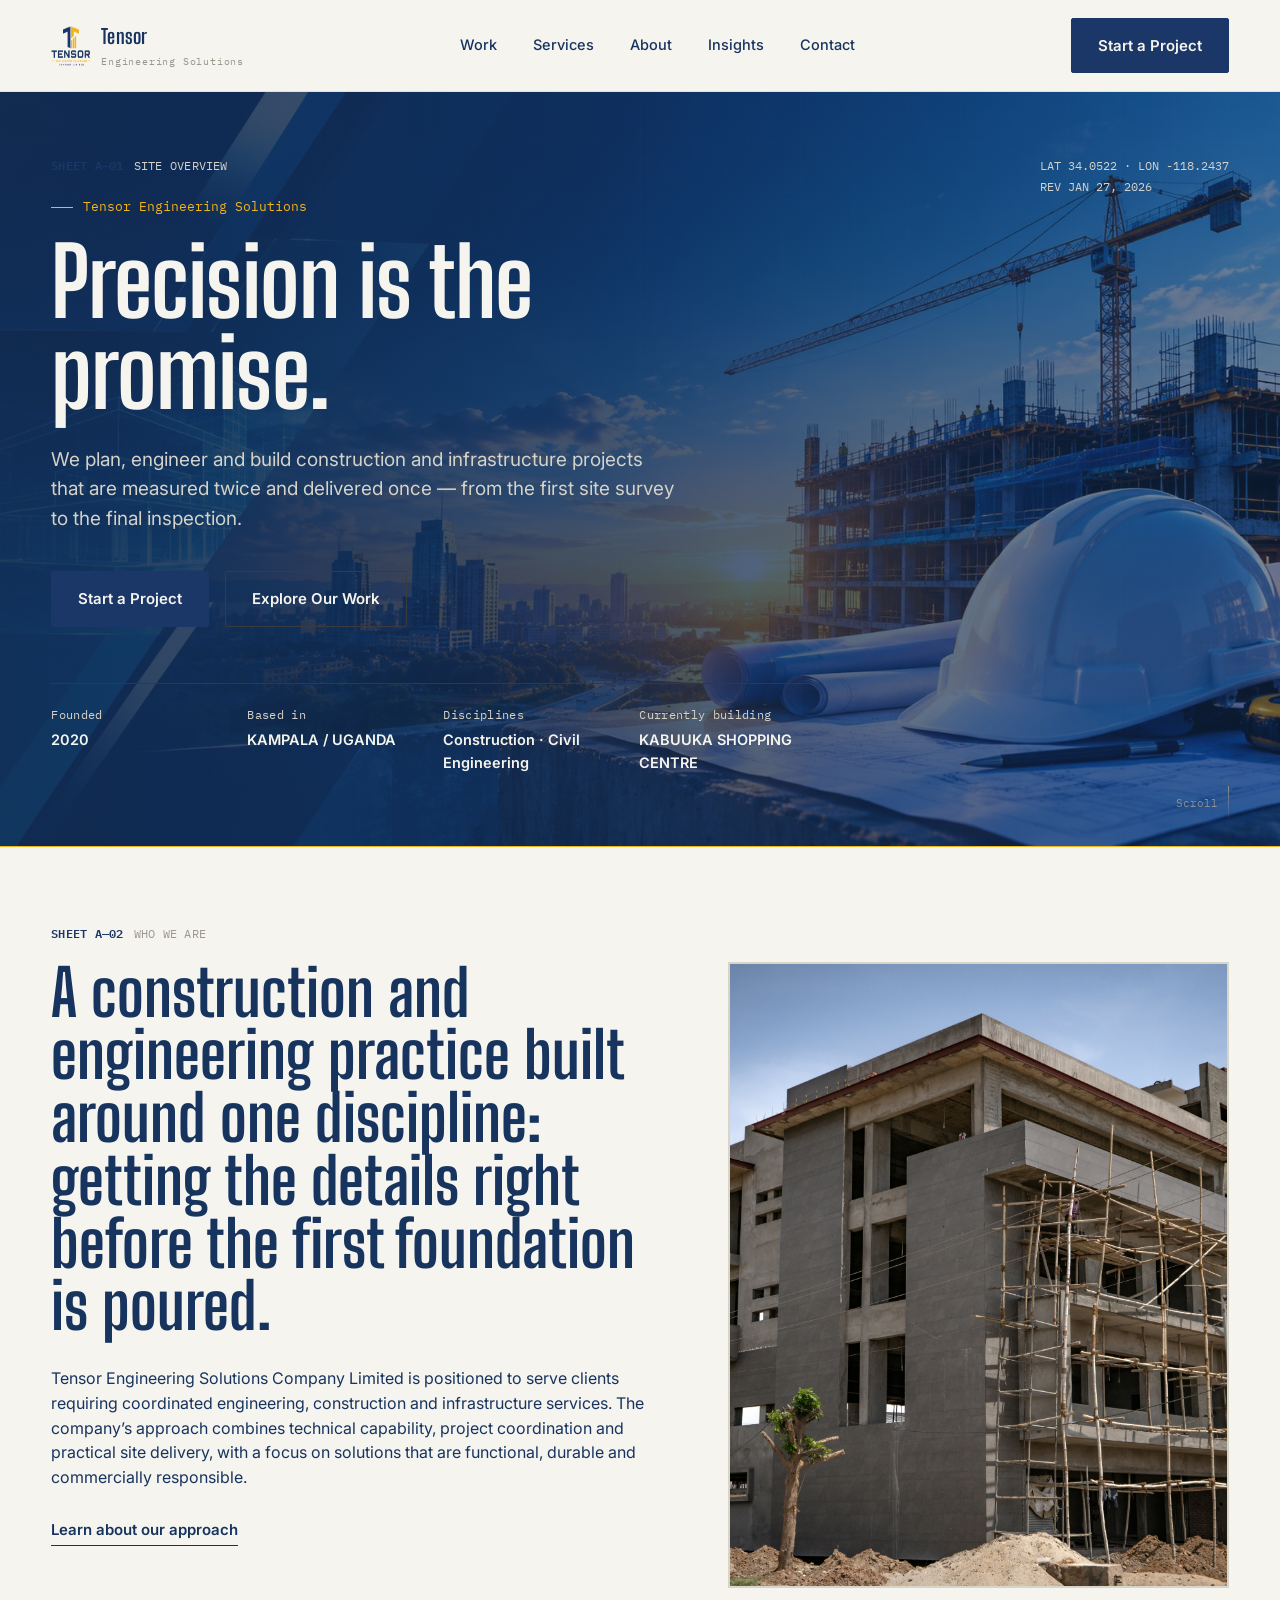
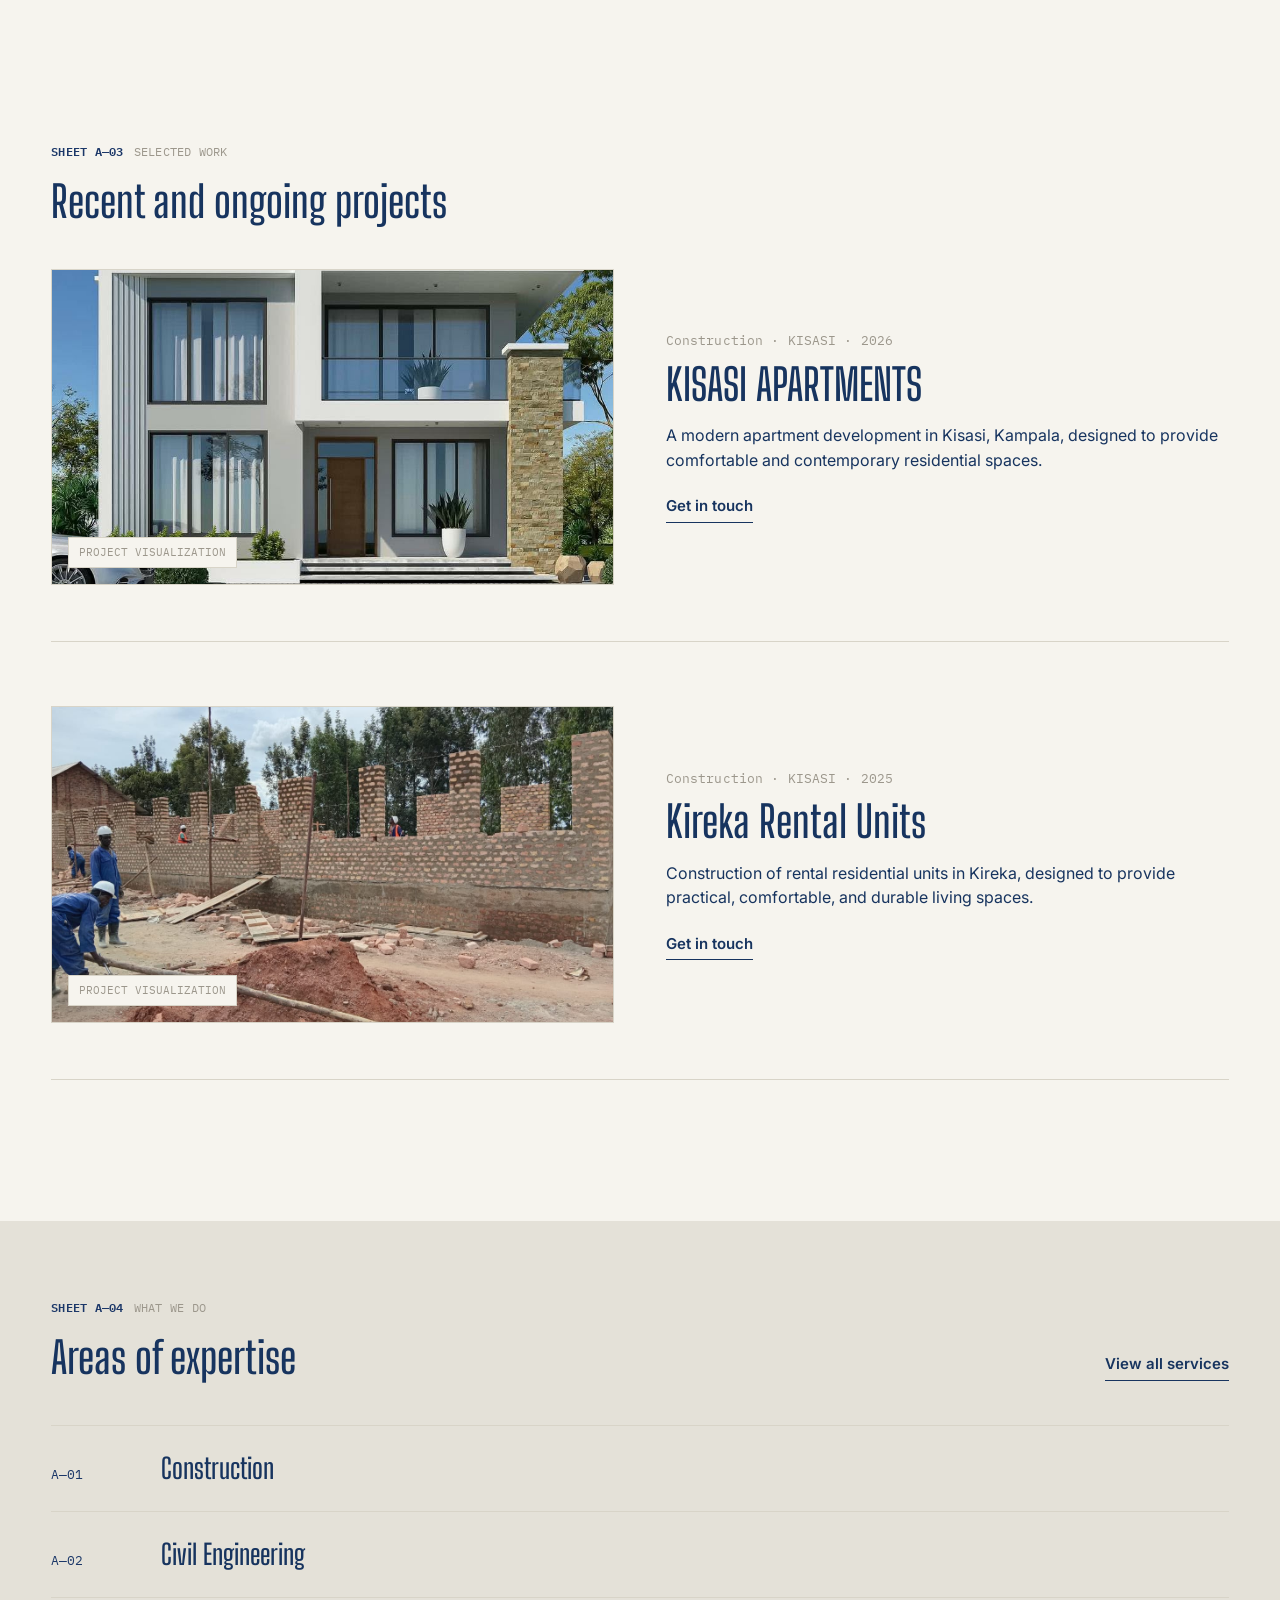
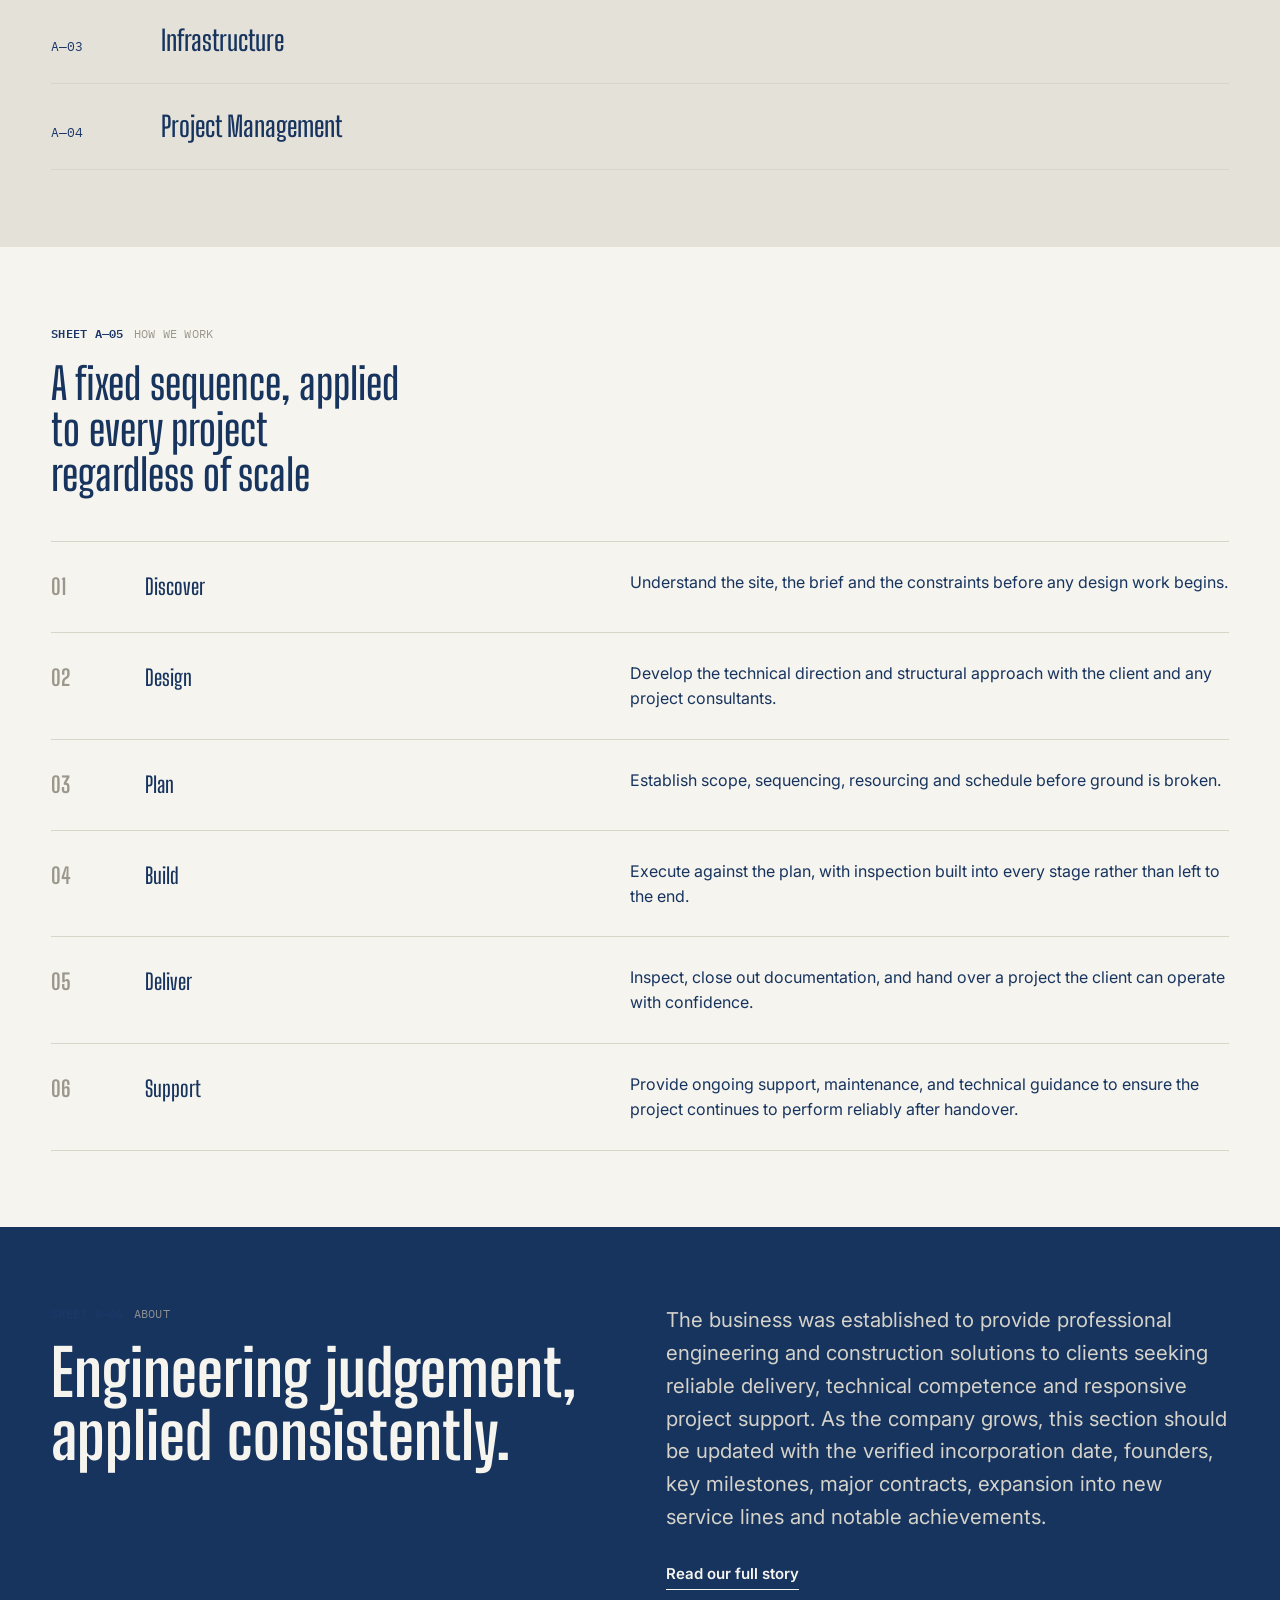
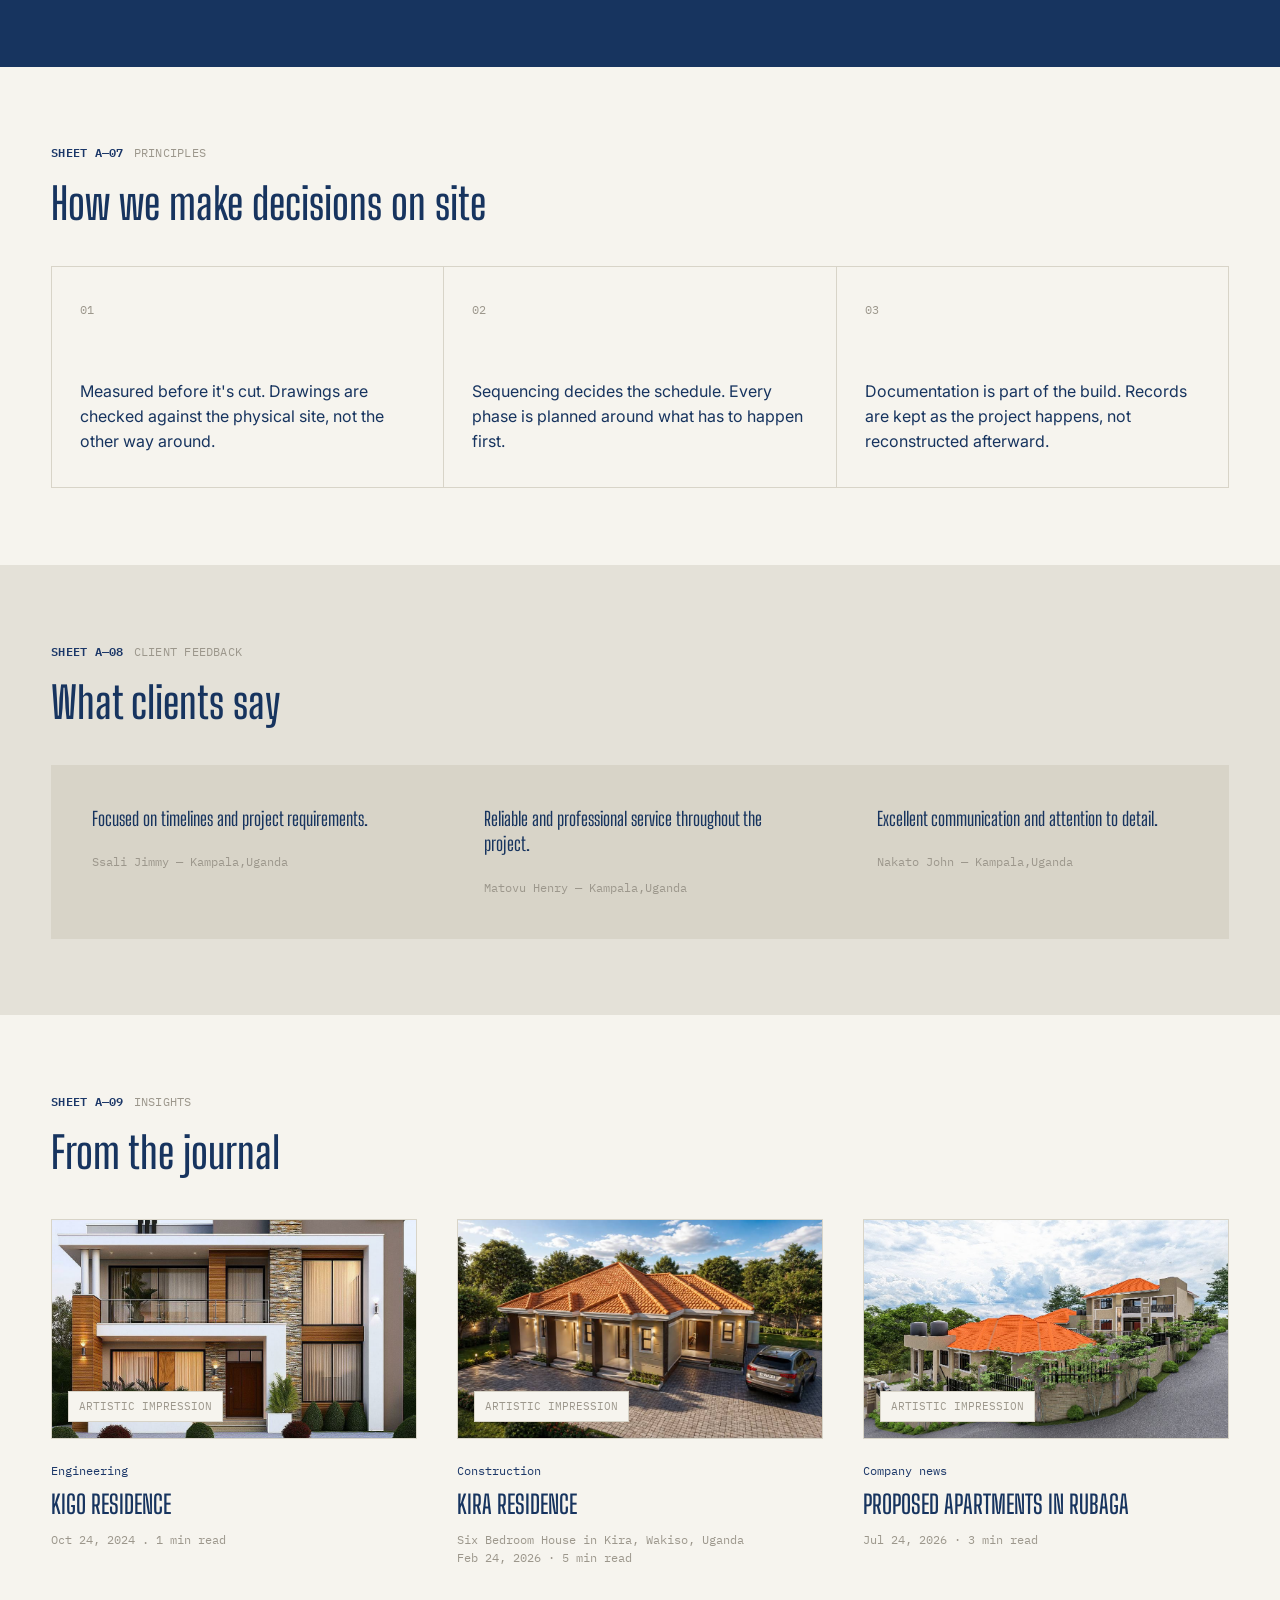
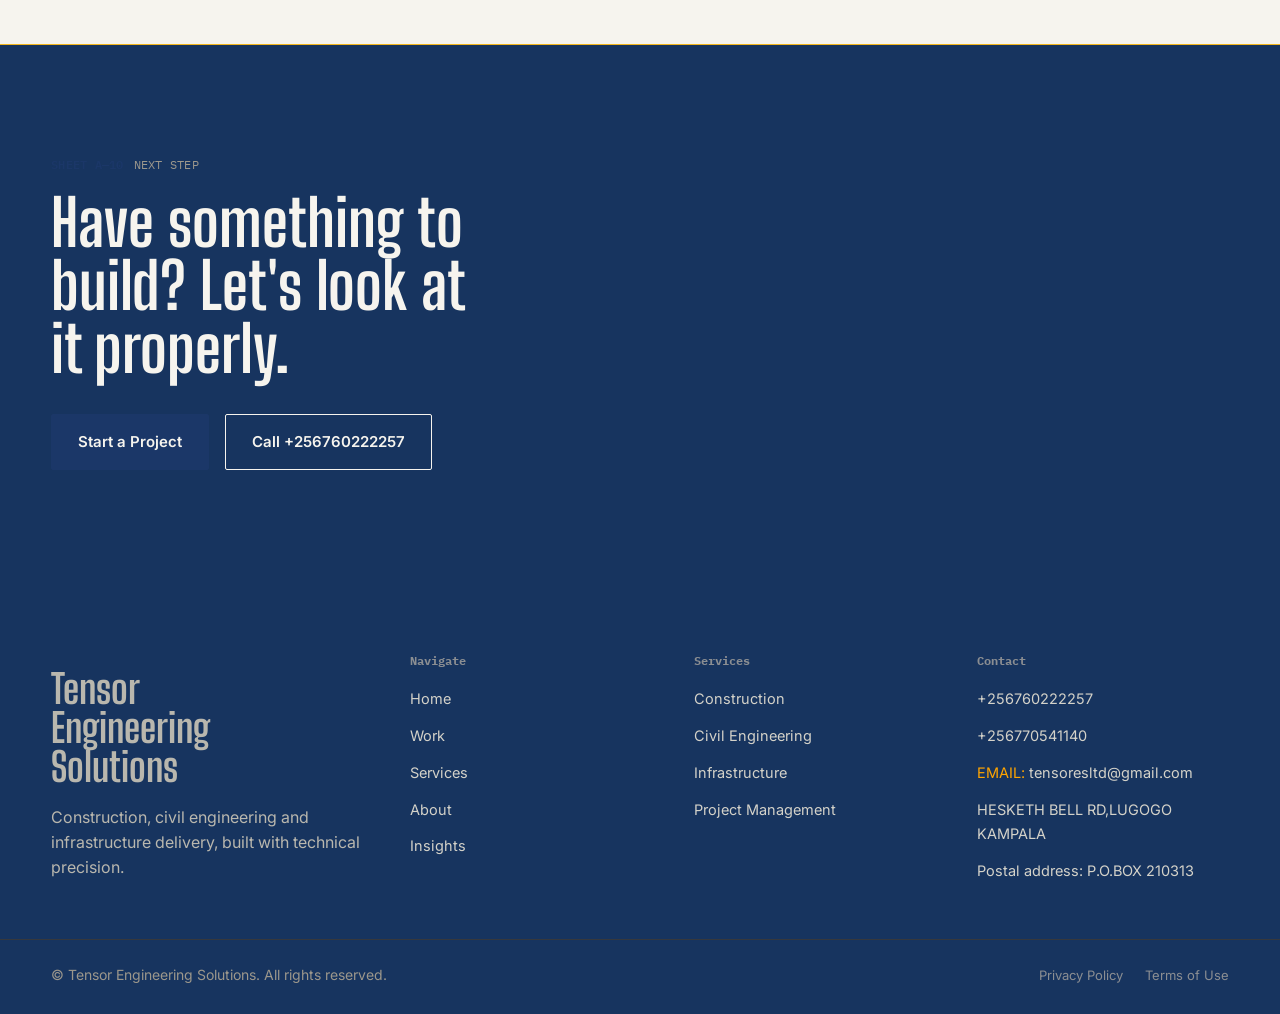
<file: index.html>
<!DOCTYPE html>
<html lang="en">
<head>
<meta charset="UTF-8">
<meta name="viewport" content="width=device-width, initial-scale=1.0">
<title>Tensor Engineering Solutions — Construction &amp; Civil Engineering</title>
<meta name="description" content="Tensor Engineering Solutions delivers construction, civil engineering and infrastructure projects with technical precision, from first survey to handover.">
<meta property="og:title" content="Tensor Engineering Solutions">
<meta property="og:description" content="Construction, civil engineering and infrastructure, built with technical precision.">
<meta property="og:type" content="website">
<meta property="og:site_name" content="Tensor Engineering Solutions">
<!-- Replace with the live domain before deploy -->
<link rel="canonical" href="https://www.tensorengineeringug.com">
<link rel="icon" href="logo.png" type="image/png">
<link rel="preconnect" href="https://fonts.googleapis.com">
<link rel="preconnect" href="https://fonts.gstatic.com" crossorigin>
<link href="https://fonts.googleapis.com/css2?family=Big+Shoulders+Display:wght@600;700;800&family=IBM+Plex+Mono:wght@400;500&family=Inter:wght@400;500;600;700&display=swap" rel="stylesheet">
<link rel="stylesheet" href="style.css">
</head>
<body data-page="home">
<a class="skip-link" href="#main">Skip to content</a>

<header class="site-header" data-site-header>
  <div class="container nav-bar">
    <a href="index.html" class="brand" aria-label="Tensor Engineering Solutions — home">
      <img src="logo.png" alt="Tensor Engineering Solutions logo" width="40" height="40"  >
      <span>Tensor<br><small>Engineering Solutions</small></span>
    </a>

    <nav class="nav-links" aria-label="Primary">
      <a href="projects.html" data-nav-link="projects">Work</a>
      <a href="services.html" data-nav-link="services">Services</a>
      <a href="about.html" data-nav-link="about">About</a>
      <a href="insights.html" data-nav-link="insights">Insights</a>
      <a href="contact.html" data-nav-link="contact">Contact</a>
    </nav>

    <div class="nav-right">
      <a href="contact.html#start-a-project" class="btn btn-primary nav-cta">Start a Project</a>
      <button class="menu-toggle" data-menu-toggle aria-expanded="false" aria-controls="mobile-panel" aria-label="Open menu">
        <span></span><span></span><span></span>
      </button>
    </div>
  </div>
</header>

<div class="mobile-panel" id="mobile-panel" data-mobile-panel>
  <div class="container nav-bar">
    <span class="brand"><span>Tensor<br><small>Engineering Solutions</small></span></span>
    <button class="menu-toggle" data-menu-close aria-label="Close menu" aria-expanded="true">
      <span style="transform:translateY(7px) rotate(45deg)"></span>
      <span style="opacity:0"></span>
      <span style="transform:translateY(-7px) rotate(-45deg)"></span>
    </button>
  </div>
  <div class="container mobile-panel-links">
    <a href="projects.html"><span>01</span>Work</a>
    <a href="services.html"><span>02</span>Services</a>
    <a href="about.html"><span>03</span>About</a>
    <a href="insights.html"><span>04</span>Insights</a>
    <a href="contact.html"><span>05</span>Contact</a>
  </div>
  <div class="container mobile-panel-cta">
    <a href="contact.html#start-a-project" class="btn btn-primary">Start a Project</a>
    <a href="tel:+256770541140" class="btn-line">256770541140</a>
  </div>
</div>

<main id="main">

  <!-- ============ HERO ============ -->
  <section class="hero" data-hero-reveal>
    <div class="blueprint-grid" aria-hidden="true">
      <svg preserveAspectRatio="none" viewBox="0 0 1440 900">
        <defs>
          <pattern id="grid" width="60" height="60" patternUnits="userSpaceOnUse">
            <path d="M60 0H0V60" fill="none" stroke="#FFFFFF" stroke-opacity="0.05" stroke-width="1"/>
          </pattern>
        </defs>
        <rect width="1440" height="900" fill="url(#grid)"/>
        <line x1="0" y1="450" x2="1440" y2="450" stroke="#FFFFFF" stroke-opacity="0.06"/>
        <line x1="720" y1="0" x2="720" y2="900" stroke="#FFFFFF" stroke-opacity="0.06"/>
      </svg>
    </div>

    <div class="container hero-top">
      <div class="sheet-tag"><b>SHEET A—01</b><span>SITE OVERVIEW</span></div>
      <div class="hero-coord">
          LAT 34.0522 · LON -118.2437<br>
          REV JAN 27, 2026
      </div>
    </div>

    <div class="container hero-body" >
      <p class="hero-kicker">Tensor Engineering Solutions</p>
      <h1 class="display-1">Precision is the promise.</h1>
      <p class="hero-sub">We plan, engineer and build construction and infrastructure projects that are measured twice and delivered once — from the first site survey to the final inspection.</p>
      <div class="hero-actions">
        <a href="contact.html#start-a-project" class="btn btn-primary">Start a Project</a>
        <a href="projects.html" class="btn btn-ghost" style="border-color:#3A3B3F;color:#F6F4EE">Explore Our Work</a>
      </div>
      <dl class="hero-meta">
        <div><dt>Founded</dt><dd>2020</dd></div>
        <div><dt>Based in</dt><dd>KAMPALA / UGANDA</dd></div>
        <div><dt>Disciplines</dt><dd>Construction · Civil Engineering</dd></div>
        <div><dt>Currently building</dt><dd>KABUUKA SHOPPING CENTRE</dd></div>
      </dl>
    </div>
    <div class="scroll-cue"><span>Scroll</span><span class="stem"></span></div>
  </section>

  <!-- ============ POSITIONING ============ -->
  <section class="container">
    <div class="sheet-tag"><b>SHEET A—02</b><span>WHO WE ARE</span></div>
    <div class="positioning-grid">
      <div class="stack-lg">
        <h2 class="display-2">A construction and engineering practice built around one discipline: getting the details right before the first foundation is poured.</h2>
        <p class="body-text">Tensor Engineering Solutions Company Limited is positioned to serve clients requiring coordinated engineering, construction and infrastructure services. The company’s approach combines technical capability, project coordination and practical site delivery, with a focus on solutions that are functional, durable and commercially responsible.</p>
        <a href="about.html" class="btn-line">Learn about our approach</a>
      </div>
      <figure>
        <div class="media-block ratio-4-5">
          <img src="unfinished building.jpg" alt="Architectural rendering of a completed residential project">
          
        </div>
      </figure>
    </div>
  </section>

  <!-- ============ FEATURED WORK ============ -->
  <section class="container" id="work">
    <div class="section-head">
      <div>
        <div class="sheet-tag"><b>SHEET A—03</b><span>SELECTED WORK</span></div>
        <h2 class="h2">Recent and ongoing projects</h2>
      </div>
      <a href="projects.html" class="btn-line" style="display: none;">View all projects</a>
    </div>

    <div class="featured-project">
      <div class="media-block ratio-16-9">
        <img src="15.jpeg" alt="Architectural rendering of a residential development">
        <span class="tag">PROJECT VISUALIZATION</span>
      </div>
      <div>
        <p class="mono muted">Construction · KISASI · 2026</p>
        <h3 class="h2" style="margin-top:10px;">KISASI APARTMENTS</h3>
        <p class="body-text" style="margin-top:16px;">A modern apartment development in Kisasi, Kampala, designed to provide comfortable and contemporary residential spaces.</p>
        <a href="contact.html" class="btn-line" style="margin-top:22px;">Get in touch</a>
      </div>
    </div>

    <div class="featured-project">
      <div class="media-block ratio-16-9">
        <img src="building.jpeg" alt="Architectural rendering of a residential development">
        <span class="tag">PROJECT VISUALIZATION</span>
      </div>
      <div>
        <p class="mono muted">Construction · KISASI · 2025</p>
        <h3 class="h2" style="margin-top:10px;">Kireka Rental Units</h3>
        <p class="body-text" style="margin-top:16px;">Construction of rental residential units in Kireka, designed to provide practical, comfortable, and durable living spaces.</p>
        <a href="contact.html" class="btn-line" style="margin-top:22px;">Get in touch</a>
      </div>
    </div>

    
      
  </section>

  <!-- ============ SERVICES TEASER ============ -->
  <section class="section-panel">
    <div class="container">
      <div class="section-head">
        <div>
          <div class="sheet-tag"><b>SHEET A—04</b><span>WHAT WE DO</span></div>
          <h2 class="h2">Areas of expertise</h2>
        </div>
        <a href="services.html" class="btn-line">View all services</a>
      </div>

      <div class="sheet-index">
        <div class="sheet-item"><div style="display:grid;grid-template-columns:90px 1fr auto;gap:20px;padding-block:26px;align-items:baseline;">
          <span class="code">A—01</span><span class="title h3">Construction</span></div></div>
        <div class="sheet-item"><div style="display:grid;grid-template-columns:90px 1fr auto;gap:20px;padding-block:26px;align-items:baseline;">
          <span class="code">A—02</span><span class="title h3">Civil Engineering</span></div></div>
        <div class="sheet-item"><div style="display:grid;grid-template-columns:90px 1fr auto;gap:20px;padding-block:26px;align-items:baseline;">
          <span class="code">A—03</span><span class="title h3">Infrastructure</span></div></div>
        <div class="sheet-item"><div style="display:grid;grid-template-columns:90px 1fr auto;gap:20px;padding-block:26px;align-items:baseline;">
          <span class="code">A—04</span><span class="title h3">Project Management</span></div></div>
      </div>
    </div>
  </section>

  <!-- ============ PROCESS ============ -->
  <section class="container">
    <div class="sheet-tag"><b>SHEET A—05</b><span>HOW WE WORK</span></div>
    <h2 class="h2" style="max-width:20ch;">A fixed sequence, applied to every project regardless of scale</h2>
    <div class="process-list" style="margin-top:44px;">
      <div class="process-step">
        <span class="num">01</span><span class="label">Discover</span>
        <p class="body-text">Understand the site, the brief and the constraints before any design work begins.</p>
      </div>
      <div class="process-step">
        <span class="num">02</span><span class="label">Design</span>
        <p class="body-text">Develop the technical direction and structural approach with the client and any project consultants.</p>
      </div>
      <div class="process-step">
        <span class="num">03</span><span class="label">Plan</span>
        <p class="body-text">Establish scope, sequencing, resourcing and schedule before ground is broken.</p>
      </div>
      <div class="process-step">
        <span class="num">04</span><span class="label">Build</span>
        <p class="body-text">Execute against the plan, with inspection built into every stage rather than left to the end.</p>
      </div>
      <div class="process-step">
        <span class="num">05</span><span class="label">Deliver</span>
        <p class="body-text">Inspect, close out documentation, and hand over a project the client can operate with confidence.</p>
      </div>
      <div class="process-step">
        <span class="num">06</span><span class="label">Support</span>
        <p class="body-text">Provide ongoing support, maintenance, and technical guidance to ensure the project continues to perform reliably after handover.</p>
      </div>
    </div>
  </section>

  <!-- ============ ABOUT TEASER ============ -->
  <section class="section-ink">
    <div class="container two-col">
      <div>
        <div class="sheet-tag"><b>SHEET A—06</b><span>ABOUT</span></div>
        <h2 class="display-2">Engineering judgement, applied consistently.</h2>
      </div>
      <div class="stack-lg">
        <p class="lede" style="color:#D4D2C9;">The business was established to provide professional engineering and construction solutions to clients seeking reliable delivery, technical competence and responsive project support. As the company grows, this section should be updated with the verified incorporation date, founders, key milestones, major contracts, expansion into new service lines and notable achievements.</p>
        <a href="about.html" class="btn-line" style="color:#F6F4EE;">Read our full story</a>
      </div>
    </div>
  </section>

  <!-- ============ PRINCIPLES ============ -->
  <section class="container">
    <div class="sheet-tag"><b>SHEET A—07</b><span>PRINCIPLES</span></div>
    <h2 class="h2">How we make decisions on site</h2>
    <div class="principles-grid" style="margin-top:40px;">
      <div class="principle-card">
        <span class="code">01</span>
        <p class="body-text">Measured before it's cut. Drawings are checked against the physical site, not the other way around.</p>
      </div>
      <div class="principle-card">
        <span class="code">02</span>
        <p class="body-text">Sequencing decides the schedule. Every phase is planned around what has to happen first.</p>
      </div>
      <div class="principle-card">
        <span class="code">03</span>
        <p class="body-text">Documentation is part of the build. Records are kept as the project happens, not reconstructed afterward.</p>
      </div>
    </div>
  </section>

  <!-- ============ TESTIMONIALS TEASER ============ -->
  <section class="section-panel">
    <div class="container">
      <div class="sheet-tag"><b>SHEET A—08</b><span>CLIENT FEEDBACK</span></div>
      <h2 class="h2">What clients say</h2>
      <div class="testimonial-grid" style="margin-top:40px;">
        <div class="testimonial-card">
          <q>Focused on timelines and project requirements.</q>
          <div class="who">Ssali Jimmy — Kampala,Uganda</div>
        </div>
        <div class="testimonial-card">
          <q>Reliable and professional service throughout the project.</q>
          <div class="who">Matovu Henry — Kampala,Uganda</div>
        </div>
        <div class="testimonial-card">
          <q>Excellent communication and attention to detail.</q>
          <div class="who">Nakato John — Kampala,Uganda</div>
        </div>
      </div>
    </div>
  </section>

  <!-- ============ INSIGHTS TEASER ============ -->
  <section class="container" id="insights">
    <div class="section-head">
      <div>
        <div class="sheet-tag"><b>SHEET A—09</b><span>INSIGHTS</span></div>
        <h2 class="h2">From the journal</h2>
      </div>
    </div>
    <div class="insight-grid">
      <article class="insight-card">
        <div class="media-block ratio-16-9">
          <img src="13.jpeg" alt="Architectural rendering of a residential home">
          <span class="tag">ARTISTIC IMPRESSION</span>
        </div>
        <span class="cat">Engineering</span>
        <h3 class="h3">KIGO RESIDENCE </h3>
        <span class="date">Oct 24, 2024 . 1 min read</span>
      </article>
      <article class="insight-card">
        <div class="media-block ratio-16-9">
          <img src="8.jpeg" alt="Architectural rendering of a residential home at dusk">
          <span class="tag">ARTISTIC IMPRESSION</span>
        </div>
        <span class="cat">Construction</span>
        <h3 class="h3">KIRA RESIDENCE</h3>
        <span class="date">Six Bedroom House in Kira, Wakiso, Uganda<br>Feb 24, 2026 · 5 min read </span>
      </article>
      <article class="insight-card">
        <div class="media-block ratio-16-9">
          <img src="3.jpeg" alt="Architectural rendering of a modern residential home">
          <span class="tag">ARTISTIC IMPRESSION</span>
        </div>
        <span class="cat">Company news</span>
        <h3 class="h3">PROPOSED APARTMENTS IN RUBAGA</h3>
        <span class="date">Jul 24, 2026 · 3 min read</span>
      </article>
    </div>
  </section>

  <!-- ============ FINAL CTA ============ -->
  <section class="cta-band">
    <div class="container">
      <div class="sheet-tag"><b>SHEET A—10</b><span>NEXT STEP</span></div>
      <h2 class="display-2">Have something to build? Let's look at it properly.</h2>
      <div class="cta-actions">
        <a href="contact.html#start-a-project" class="btn btn-primary">Start a Project</a>
        <a href="tel:+256760222257" class="btn btn-ghost">Call +256760222257</a>
      </div>
    </div>
  </section>

</main>

<div id="site-footer"></div>

<script src="main.js"></script>
</body>
</html>
</file>
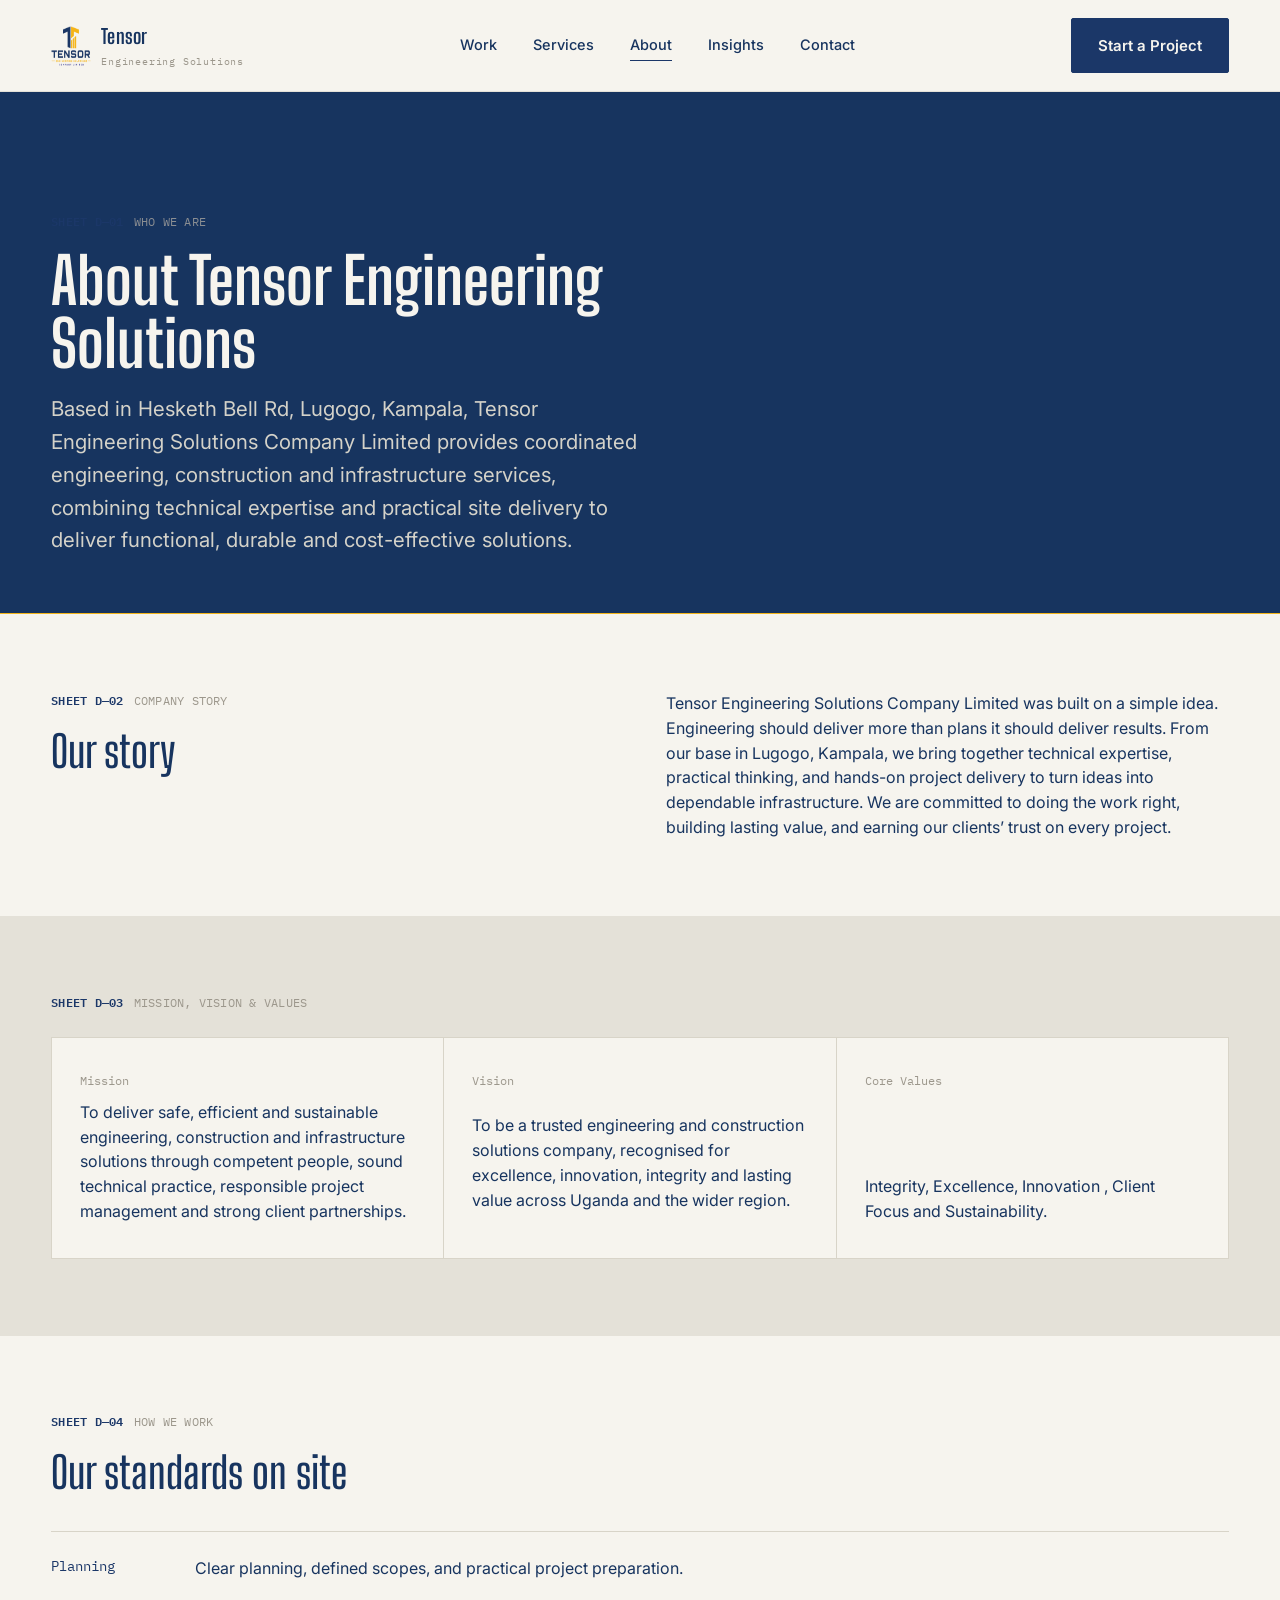
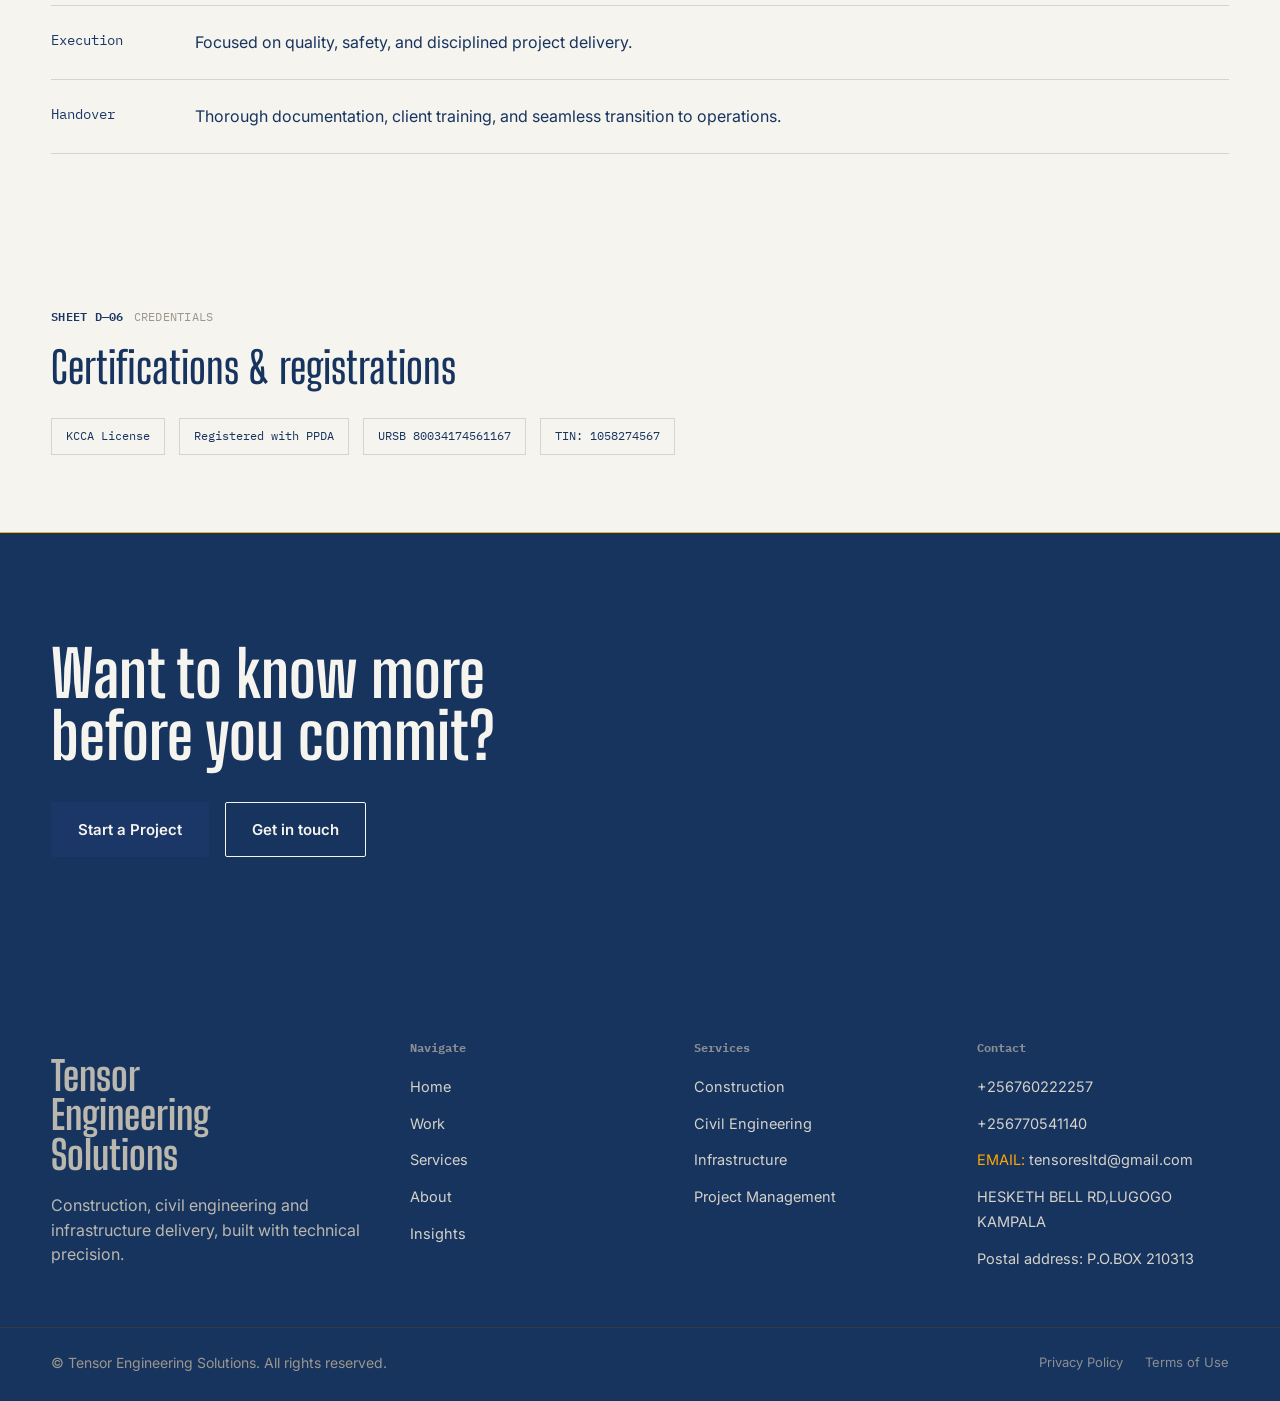
<file: about.html>
<!DOCTYPE html>
<html lang="en">
<head>
<meta charset="UTF-8">
<meta name="viewport" content="width=device-width, initial-scale=1.0">
<title>About — Tensor Engineering Solutions</title>
<meta name="description" content="The story, mission, values and people behind Tensor Engineering Solutions.">
<meta property="og:title" content="About — Tensor Engineering Solutions">
<meta property="og:type" content="website">
<link rel="canonical" href="https://www.tensorengineeringsolutions.example/about.html">
<link rel="icon" href="logo.png" type="image/png">
<link rel="preconnect" href="https://fonts.googleapis.com">
<link rel="preconnect" href="https://fonts.gstatic.com" crossorigin>
<link href="https://fonts.googleapis.com/css2?family=Big+Shoulders+Display:wght@600;700;800&family=IBM+Plex+Mono:wght@400;500&family=Inter:wght@400;500;600;700&display=swap" rel="stylesheet">
<link rel="stylesheet" href="style.css">
</head>
<body data-page="about">
<a class="skip-link" href="#main">Skip to content</a>

<header class="site-header" data-site-header>
  <div class="container nav-bar">
    <a href="index.html" class="brand" aria-label="Tensor Engineering Solutions — home">
      <img src="logo.png" alt="Tensor Engineering Solutions logo" width="40" height="40"  >
      <span>Tensor<br><small>Engineering Solutions</small></span>
    </a>
    <nav class="nav-links" aria-label="Primary">
      <a href="projects.html" data-nav-link="projects">Work</a>
      <a href="services.html" data-nav-link="services">Services</a>
      <a href="about.html" data-nav-link="about">About</a>
      <a href="insights.html" data-nav-link="insights">Insights</a>
      <a href="contact.html" data-nav-link="contact">Contact</a>
    </nav>
    <div class="nav-right">
      <a href="contact.html#start-a-project" class="btn btn-primary nav-cta">Start a Project</a>
      <button class="menu-toggle" data-menu-toggle aria-expanded="false" aria-controls="mobile-panel" aria-label="Open menu">
        <span></span><span></span><span></span>
      </button>
    </div>
  </div>
</header>

<div class="mobile-panel" id="mobile-panel" data-mobile-panel>
  <div class="container nav-bar">
    <span class="brand"><span>Tensor<br><small>Engineering Solutions</small></span></span>
    <button class="menu-toggle" data-menu-close aria-label="Close menu" aria-expanded="true">
      <span style="transform:translateY(7px) rotate(45deg)"></span><span style="opacity:0"></span><span style="transform:translateY(-7px) rotate(-45deg)"></span>
    </button>
  </div>
  <div class="container mobile-panel-links">
    <a href="projects.html"><span>01</span>Work</a>
    <a href="services.html"><span>02</span>Services</a>
    <a href="about.html"><span>03</span>About</a>
    <a href="insights.html"><span>04</span>Insights</a>
    <a href="contact.html"><span>05</span>Contact</a>
  </div>
  <div class="container mobile-panel-cta">
    <a href="contact.html#start-a-project" class="btn btn-primary">Start a Project</a>
    <a href="tel:+256760222257" class="btn-line">+256760222257</a>
  </div>
</div>

<main id="main">
  <section class="page-hero">
    <div class="container">
      <div class="sheet-tag"><b>SHEET D—01</b><span>WHO WE ARE</span></div>
      <h1 class="display-2">About Tensor Engineering Solutions</h1>
      <p class="lede">Based in Hesketh Bell Rd, Lugogo, Kampala, Tensor Engineering Solutions Company Limited provides coordinated engineering, construction and infrastructure services, combining technical expertise and practical site delivery to deliver functional, durable and cost-effective solutions.</p>
    </div>
  </section>

  <section class="container">
    <div class="two-col">
      <div>
        <div class="sheet-tag"><b>SHEET D—02</b><span>COMPANY STORY</span></div>
        <h2 class="h2">Our story</h2>
      </div>
      <p class="body-text">Tensor Engineering Solutions Company Limited was built on a simple idea. Engineering should deliver more than plans it should deliver results. From our base in Lugogo, Kampala, we bring together technical expertise, practical thinking, and hands-on project delivery to turn ideas into dependable infrastructure. We are committed to doing the work right, building lasting value, and earning our clients’ trust on every project.</p>
    </div>
  </section>

  <section class="section-panel">
    <div class="container">
      <div class="sheet-tag"><b>SHEET D—03</b><span>MISSION, VISION &amp; VALUES</span></div>
      <div class="principles-grid" style="margin-top:24px;">
        <div class="principle-card">
          <span class="code">Mission</span>
          <p class="body-text">To deliver safe, efficient and sustainable engineering, construction and infrastructure solutions through competent people, sound technical practice, responsible project management and strong client partnerships.</p>
        </div>
        <div class="principle-card">
          <span class="code">Vision</span>
          <p class="body-text"></p>To be a trusted engineering and construction solutions company, recognised for excellence, innovation, integrity and lasting value across Uganda and the wider region.</p>
        </div>
        <div class="principle-card">
          <span class="code">Core Values</span>
          <p class="body-text">Integrity, Excellence, Innovation , Client Focus and Sustainability.</p>
        </div>
      </div>
    </div>
  </section>

  <section class="container">
    <div class="sheet-tag"><b>SHEET D—04</b><span>HOW WE WORK</span></div>
    <h2 class="h2" style="max-width:22ch;">Our standards on site</h2>
    <div class="timeline" style="margin-top:36px;">
      <div class="timeline-row">
        <span class="year">Planning</span>
        <p class="body-text">Clear planning, defined scopes, and practical project preparation.</p>
      </div>
      <div class="timeline-row">
        <span class="year">Execution</span>
        <p class="body-text">Focused on quality, safety, and disciplined project delivery.</p>
      </div>
      <div class="timeline-row">
        <span class="year">Handover</span>
        <p class="body-text">Thorough documentation, client training, and seamless transition to operations.</p>
      </div>
    </div>
  </section>

  <section class="container">
    <div class="sheet-tag"><b>SHEET D—06</b><span>CREDENTIALS</span></div>
    <h2 class="h2">Certifications &amp; registrations</h2>
    <div class="badge-row" style="margin-top:28px;">
      <span class="badge">KCCA License </span>
      <span class="badge">Registered with PPDA</span>
      <span class="badge">URSB 80034174561167</span>
      <span class="badge">TIN: 1058274567</span>
    </div>
    
  </section>

  <section class="cta-band">
    <div class="container">
      <h2 class="display-2">Want to know more before you commit?</h2>
      <div class="cta-actions">
        <a href="contact.html#start-a-project" class="btn btn-primary">Start a Project</a>
        <a href="contact.html" class="btn btn-ghost">Get in touch</a>
      </div>
    </div>
  </section>
</main>

<div id="site-footer"></div>

<script src="main.js"></script>
</body>
</html>
</file>
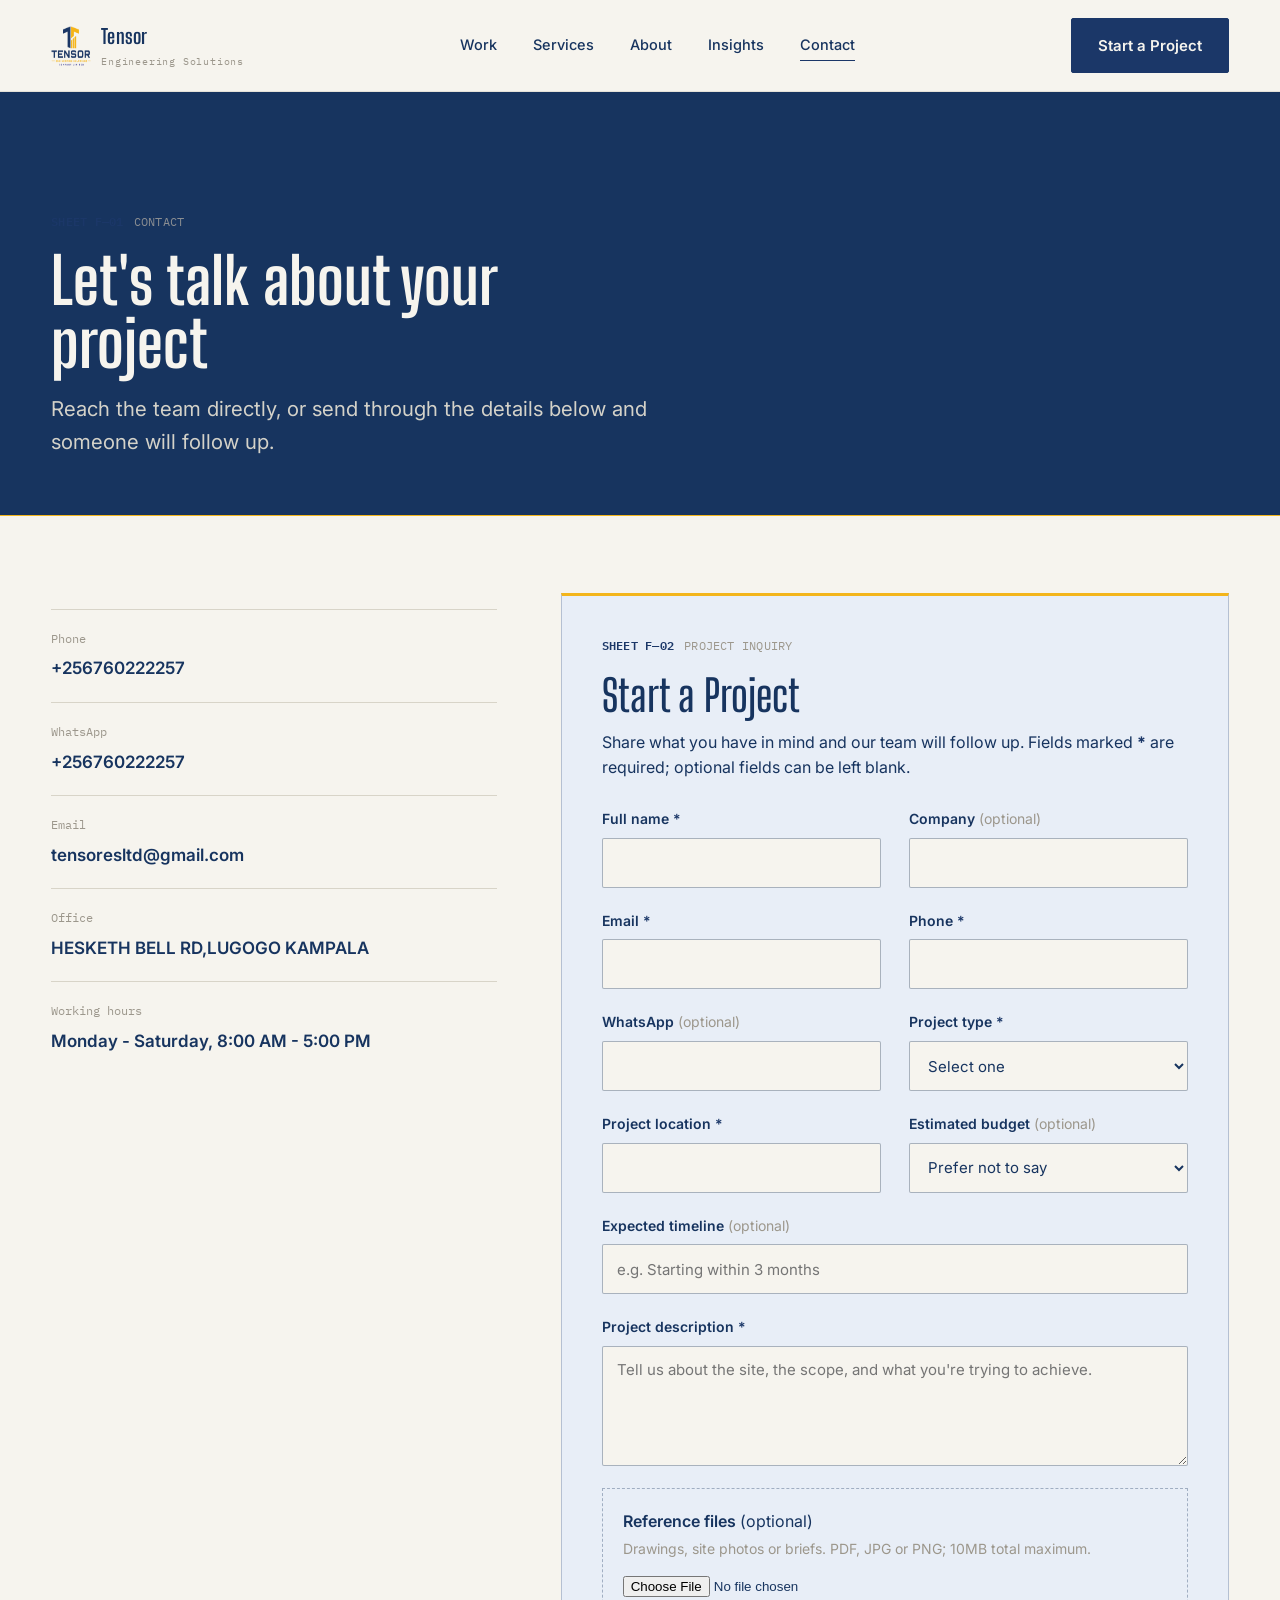
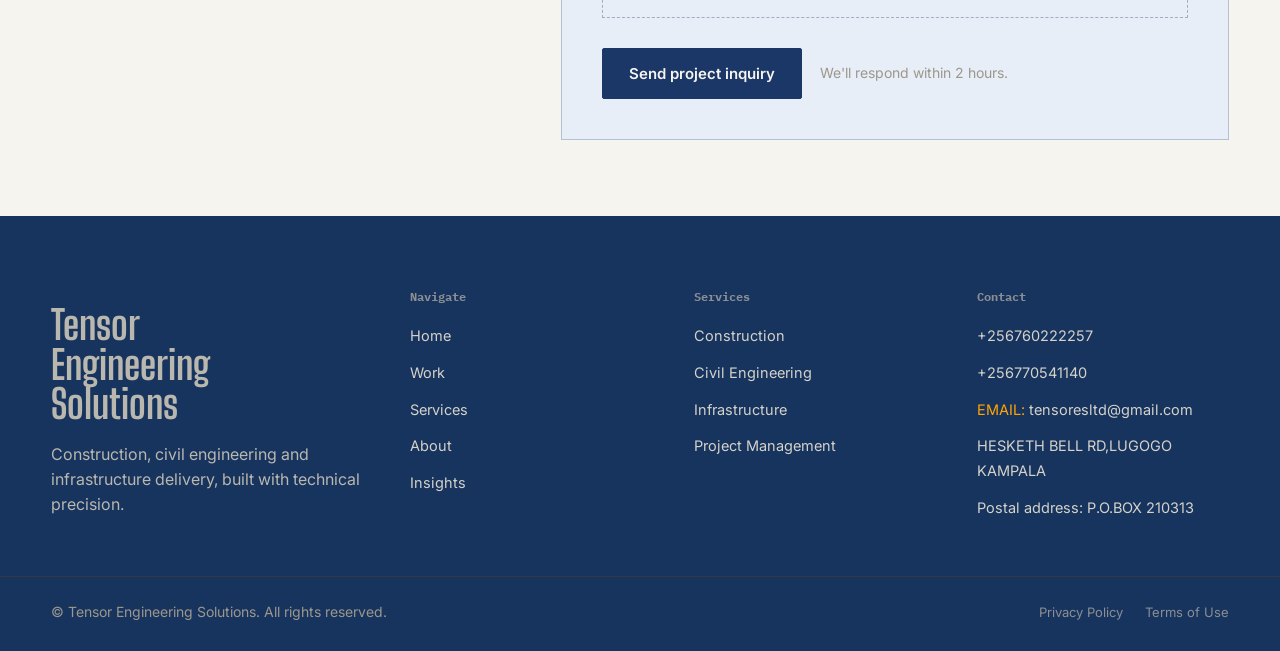
<file: contact.html>
<!DOCTYPE html>
<html lang="en">
<head>
<meta charset="UTF-8">
<meta name="viewport" content="width=device-width, initial-scale=1.0">
<title>Contact — Tensor Engineering Solutions</title>
<meta name="description" content="Start a project with Tensor Engineering Solutions, or get in touch by phone, email or WhatsApp.">
<meta property="og:title" content="Contact — Tensor Engineering Solutions">
<meta property="og:type" content="website">
<link rel="canonical" href="https://www.tensorengineeringsolutions.example/contact.html">
<link rel="icon" href="data:,">
<link rel="preconnect" href="https://fonts.googleapis.com">
<link rel="preconnect" href="https://fonts.gstatic.com" crossorigin>
<link href="https://fonts.googleapis.com/css2?family=Big+Shoulders+Display:wght@600;700;800&family=IBM+Plex+Mono:wght@400;500&family=Inter:wght@400;500;600;700&display=swap" rel="stylesheet">
<link rel="stylesheet" href="style.css">
</head>
<body data-page="contact">
<a class="skip-link" href="#main">Skip to content</a>

<header class="site-header" data-site-header>
  <div class="container nav-bar">
    <a href="index.html" class="brand" aria-label="Tensor Engineering Solutions — home">
      <img src="logo.png" alt="Tensor Engineering Solutions logo" width="40" height="40"  >
      <span>Tensor<br><small>Engineering Solutions</small></span>
    </a>
    <nav class="nav-links" aria-label="Primary">
      <a href="projects.html" data-nav-link="projects">Work</a>
      <a href="services.html" data-nav-link="services">Services</a>
      <a href="about.html" data-nav-link="about">About</a>
      <a href="insights.html" data-nav-link="insights">Insights</a>
      <a href="contact.html" data-nav-link="contact">Contact</a>
    </nav>
    <div class="nav-right">
      <a href="contact.html#start-a-project" class="btn btn-primary nav-cta">Start a Project</a>
      <button class="menu-toggle" data-menu-toggle aria-expanded="false" aria-controls="mobile-panel" aria-label="Open menu">
        <span></span><span></span><span></span>
      </button>
    </div>
  </div>
</header>

<div class="mobile-panel" id="mobile-panel" data-mobile-panel>
  <div class="container nav-bar">
    <span class="brand"><span>Tensor<br><small>Engineering Solutions</small></span></span>
    <button class="menu-toggle" data-menu-close aria-label="Close menu" aria-expanded="true">
      <span style="transform:translateY(7px) rotate(45deg)"></span><span style="opacity:0"></span><span style="transform:translateY(-7px) rotate(-45deg)"></span>
    </button>
  </div>
  <div class="container mobile-panel-links">
    <a href="projects.html"><span>01</span>Work</a>
    <a href="services.html"><span>02</span>Services</a>
    <a href="about.html"><span>03</span>About</a>
    <a href="insights.html"><span>04</span>Insights</a>
    <a href="contact.html"><span>05</span>Contact</a>
  </div>
  <div class="container mobile-panel-cta">
    <a href="contact.html#start-a-project" class="btn btn-primary">Start a Project</a>
    <a href="tel:+256760222257" class="btn-line">+256760222257</a>
  </div>
</div>

<main id="main">
  <section class="page-hero">
    <div class="container">
      <div class="sheet-tag"><b>SHEET F—01</b><span>CONTACT</span></div>
      <h1 class="display-2">Let's talk about your project</h1>
      <p class="lede">Reach the team directly, or send through the details below and someone will follow up.</p>
    </div>
  </section>

  <section class="container">
    <div class="contact-grid">
      <div>
        <dl>
          <div class="contact-fact">
            <dt>Phone</dt>
            <dd><a href="tel:+256760222257">+256760222257</a></dd>
          </div>
          <div class="contact-fact">
            <dt>WhatsApp</dt>
            <dd><a href="https://wa.me/256760222257">+256760222257</a></dd>
          </div>
          <div class="contact-fact">
            <dt>Email</dt>
            <dd><a href="mailto:tensoresltd@gmail.com">tensoresltd@gmail.com</a></dd>
          </div>
          <div class="contact-fact">
            <dt>Office</dt>
            <dd>HESKETH BELL RD,LUGOGO KAMPALA</dd>
          </div>
          <div class="contact-fact">
            <dt>Working hours</dt>
            <dd>Monday - Saturday, 8:00 AM - 5:00 PM</dd>
          </div>
        </dl>
        <div class="map-block" style="margin-top:32px;">
          <iframe src="https://www.google.com/maps/embed?pb=!1m18!1m12!1m3!1d4744.643469138553!2d32.60255513192313!3d0.32613482158112583!2m3!1f0!2f0!3f0!3m2!1i1024!2i768!4f13.1!3m3!1m2!1s0x177dbb930bee62e1%3A0x743fbe3a134b2922!2sHesketh%20Bell%20Rd%2C%20Kampala!5e0!3m2!1sen!2sug!4v1790883681835!5m2!1sen!2sug" title="Tensor Engineering Solutions office on Hesketh Bell Road, Kampala" loading="lazy" referrerpolicy="strict-origin-when-cross-origin" allowfullscreen></iframe>
        </div>
      </div>

      <div>
        <div class="contact-form-panel">
          <div class="sheet-tag"><b>SHEET F—02</b><span>PROJECT INQUIRY</span></div>
          <h2 class="h2" id="start-a-project">Start a Project</h2>
          <p class="body-text form-intro">Share what you have in mind and our team will follow up. Fields marked <strong>*</strong> are required; optional fields can be left blank.</p>

        <form class="contact-form" method="POST" action="https://formsubmit.co/tensoresltd@gmail.com" enctype="multipart/form-data">
          <input type="hidden" name="_subject" value="New project inquiry — Tensor Engineering Solutions">
          <input type="hidden" name="_template" value="table">
          <input type="text" name="_honey" class="visually-hidden" tabindex="-1" autocomplete="off" aria-hidden="true">
          <div class="form-grid">
            <div class="field">
              <label for="name">Full name <span class="required" aria-hidden="true">*</span></label>
              <input type="text" id="name" name="name" required autocomplete="name">
            </div>
            <div class="field">
              <label for="company">Company <span class="opt">(optional)</span></label>
              <input type="text" id="company" name="company" autocomplete="organization">
            </div>
            <div class="field">
              <label for="email">Email <span class="required" aria-hidden="true">*</span></label>
              <input type="email" id="email" name="email" required autocomplete="email">
            </div>
            <div class="field">
              <label for="phone">Phone <span class="required" aria-hidden="true">*</span></label>
              <input type="tel" id="phone" name="phone" required autocomplete="tel">
            </div>
            <div class="field">
              <label for="whatsapp">WhatsApp <span class="opt">(optional)</span></label>
              <input type="tel" id="whatsapp" name="whatsapp">
            </div>
            <div class="field">
              <label for="project-type">Project type <span class="required" aria-hidden="true">*</span></label>
              <select id="project-type" name="project-type" required>
                <option value="">Select one</option>
                <option>Commercial</option>
                <option>Residential</option>
                <option>Industrial</option>
                <option>Infrastructure</option>
                <option>Civil Engineering</option>
                <option>Renovation</option>
                <option>Other</option>
              </select>
            </div>
            <div class="field">
              <label for="location">Project location <span class="required" aria-hidden="true">*</span></label>
              <input type="text" id="location" name="location" required>
            </div>
            <div class="field">
              <label for="budget">Estimated budget <span class="opt">(optional)</span></label>
              <select id="budget" name="budget">
                <option value="">Prefer not to say</option>
                <option>0-5,000,000</option>
                <option>5,000,001-10,000,000</option>
                <option>10,000,001+</option>
              </select>
            </div>
            <div class="field full">
              <label for="timeline">Expected timeline <span class="opt">(optional)</span></label>
              <input type="text" id="timeline" name="timeline" placeholder="e.g. Starting within 3 months">
            </div>
            <div class="field full">
              <label for="description">Project description <span class="required" aria-hidden="true">*</span></label>
              <textarea id="description" name="description" required placeholder="Tell us about the site, the scope, and what you're trying to achieve."></textarea>
            </div>
          </div>

          <div class="file-field" style="margin-top:22px;">
            <div>
              <p style="font-weight:600;">Reference files <span class="opt" style="font-weight:400;">(optional)</span></p>
              <p class="small muted" style="margin-top:4px;">Drawings, site photos or briefs. PDF, JPG or PNG; 10MB total maximum.</p>
            </div>
            <input type="file" id="attachment" name="attachment" accept=".pdf,.jpg,.jpeg,.png" aria-describedby="attachment-help">
          </div>
          <span id="attachment-help" class="visually-hidden">Optional reference files are included with your project inquiry.</span>

          <div class="submit-row">
            <button type="submit" class="btn btn-primary">Send project inquiry</button>
            <p class="small muted">We'll respond within 2 hours.</p>
          </div>

        </form>
        </div>
      </div>
    </div>
  </section>
</main>

<div id="site-footer"></div>

<script src="main.js"></script>
</body>
</html>
</file>
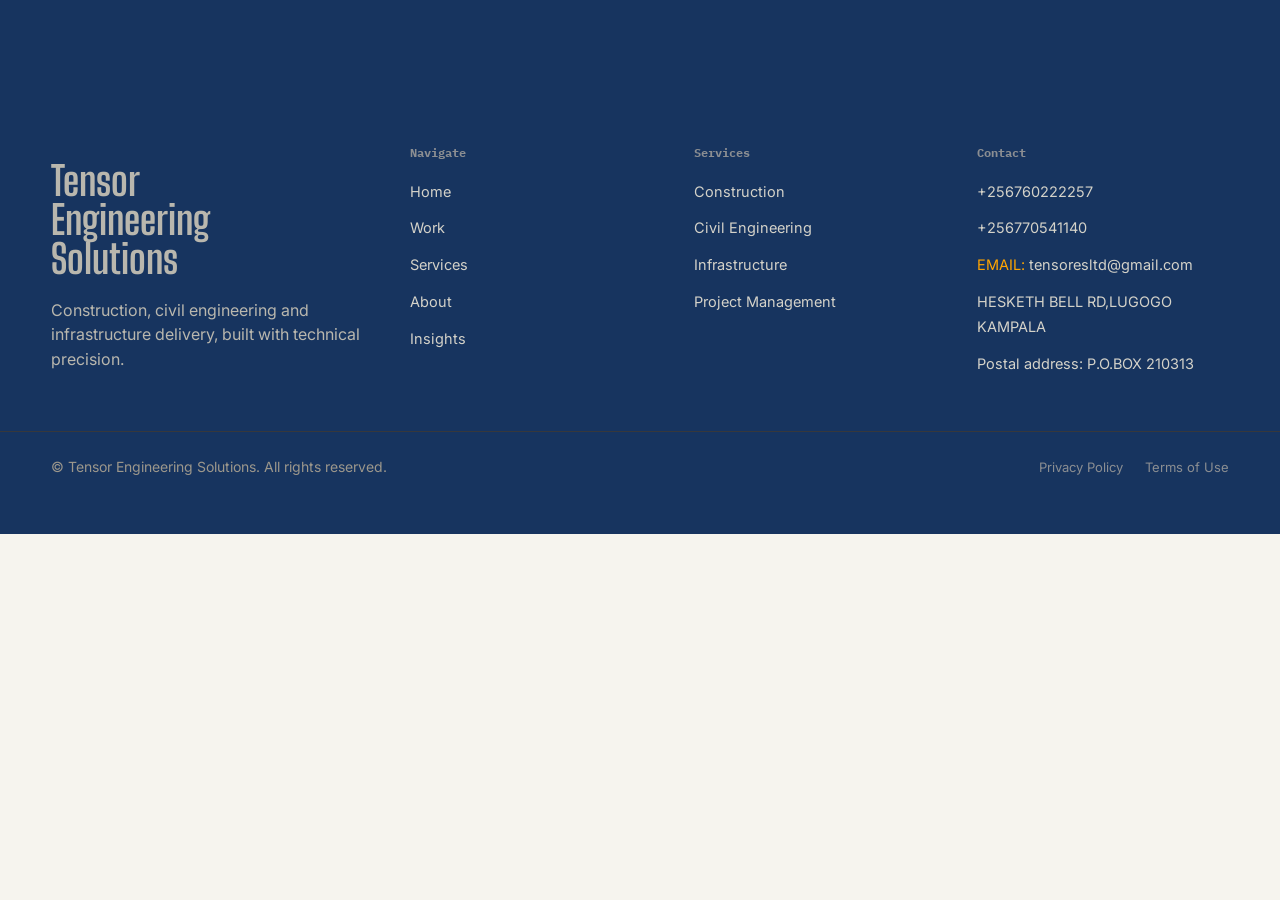
<file: footer.html>
<!DOCTYPE html>
<html lang="en">
<head>
<meta charset="UTF-8">
<meta name="viewport" content="width=device-width, initial-scale=1.0">
<title>Tensor Engineering Solutions</title>
<meta name="description" content="Construction, civil engineering and infrastructure projects delivered by Tensor Engineering Solutions.">
<meta property="og:title" content="Work — Tensor Engineering Solutions">
<meta property="og:type" content="website">
<link rel="canonical" href="https://www.tensorengineeringsolutions.example/projects.html">
<link rel="icon" href="data:,">
<link rel="preconnect" href="https://fonts.googleapis.com">
<link rel="preconnect" href="https://fonts.gstatic.com" crossorigin>
<link href="https://fonts.googleapis.com/css2?family=Big+Shoulders+Display:wght@600;700;800&family=IBM+Plex+Mono:wght@400;500&family=Inter:wght@400;500;600;700&display=swap" rel="stylesheet">
<link rel="stylesheet" href="style.css">
</head>
<body data-page="projects">


<footer class="site-footer" id="site-footer">
  <div class="container footer-top">
    <div class="footer-brand">
      <p class="display-2">Tensor<br>Engineering<br>Solutions</p>
      <p>Construction, civil engineering and infrastructure delivery, built with technical precision.</p>
    </div>
    <div class="footer-col">
      <h4>Navigate</h4>
      <ul>
        <li><a href="index.html">Home</a></li>
        <li><a href="projects.html">Work</a></li>
        <li><a href="services.html">Services</a></li>
        <li><a href="about.html">About</a></li>
        <li><a href="insights.html">Insights</a></li>
      </ul>
    </div>
    <div class="footer-col">
      <h4>Services</h4>
      <ul>
        <li><a href="services.html#a-01">Construction</a></li>
        <li><a href="services.html#a-02">Civil Engineering</a></li>
        <li><a href="services.html#a-03">Infrastructure</a></li>
        <li><a href="services.html#a-04">Project Management</a></li>
      </ul>
    </div>
    <div class="footer-col">
      <h4>Contact</h4>
      <ul>
        <li><a href="tel:+256760222257">+256760222257</a></li>
        <li><a href="tel:+256770541140">+256770541140</a></li>
        <li><a href="mailto:tensoresltd@gmail.com"><span style="color:orange">EMAIL: </span>tensoresltd@gmail.com</a></li>
        <li><a href="contact.html">HESKETH BELL RD,LUGOGO KAMPALA</a></li>
        <li><a href="">Postal address: P.O.BOX 210313</a></li>
      </ul>
    </div>
  </div>
  <div class="container footer-bottom">
    <p class="small muted">© <span data-year></span> Tensor Engineering Solutions. All rights reserved.</p>
    <div class="legal">
      <a href="privacy.html">Privacy Policy</a>
      <a href="terms.html">Terms of Use</a>
    </div>
  </div>
</footer>

<script src="main.js"></script>
</body>
</html>
</file>
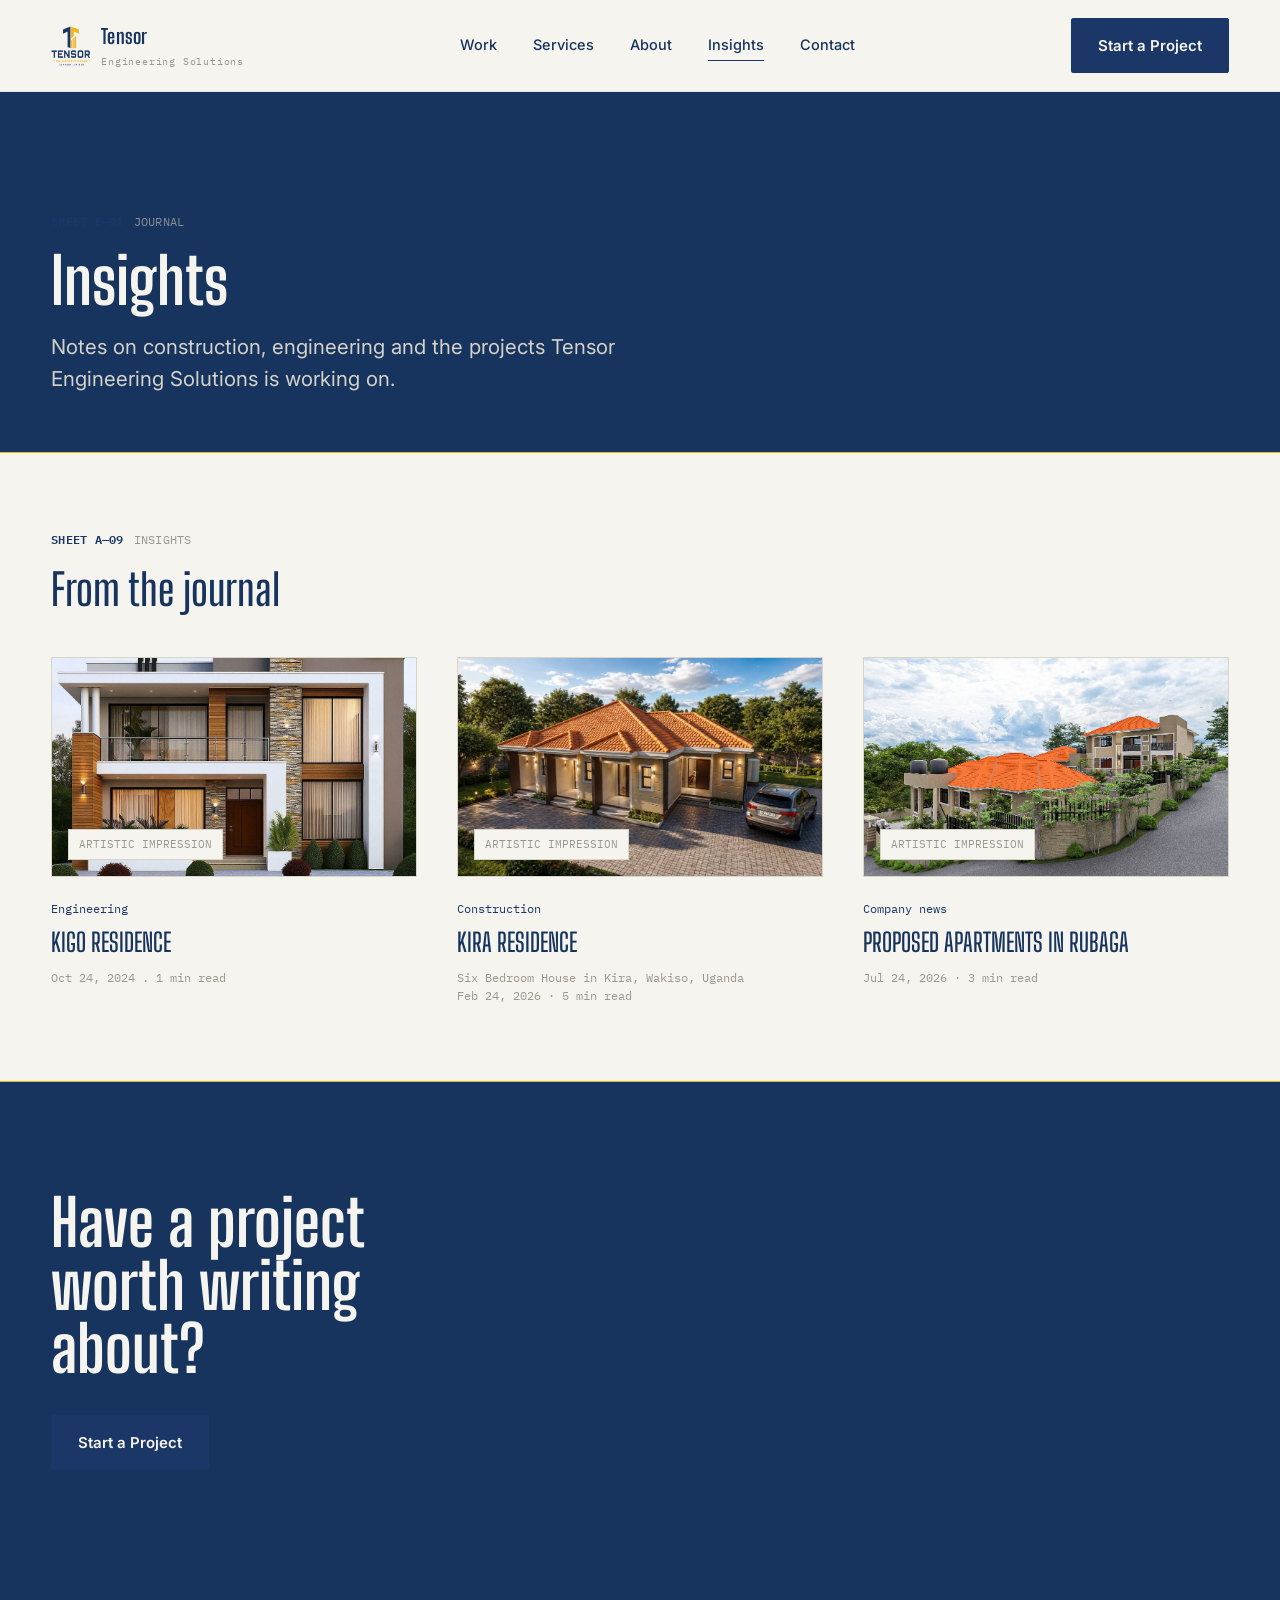
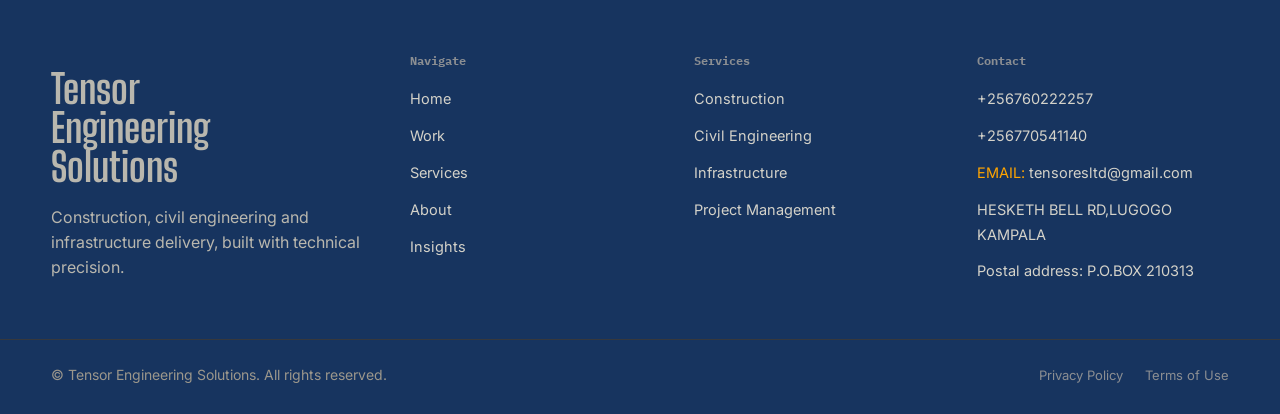
<file: insights.html>
<!DOCTYPE html>
<html lang="en">
<head>
<meta charset="UTF-8">
<meta name="viewport" content="width=device-width, initial-scale=1.0">
<title>Insights — Tensor Engineering Solutions</title>
<meta name="description" content="Construction, engineering and infrastructure insights from Tensor Engineering Solutions.">
<meta property="og:title" content="Insights — Tensor Engineering Solutions">
<meta property="og:type" content="website">
<link rel="canonical" href="https://www.tensorengineeringsolutions.example/insights.html">
<link rel="icon" href="data:,">
<link rel="preconnect" href="https://fonts.googleapis.com">
<link rel="preconnect" href="https://fonts.gstatic.com" crossorigin>
<link href="https://fonts.googleapis.com/css2?family=Big+Shoulders+Display:wght@600;700;800&family=IBM+Plex+Mono:wght@400;500&family=Inter:wght@400;500;600;700&display=swap" rel="stylesheet">
<link rel="stylesheet" href="style.css">
</head>
<body data-page="insights">
<a class="skip-link" href="#main">Skip to content</a>

<header class="site-header" data-site-header>
  <div class="container nav-bar">
    <a href="index.html" class="brand" aria-label="Tensor Engineering Solutions — home">
      <img src="logo.png" alt="Tensor Engineering Solutions logo" width="40" height="40"  >
      <span>Tensor<br><small>Engineering Solutions</small></span>
    </a>
    <nav class="nav-links" aria-label="Primary">
      <a href="projects.html" data-nav-link="projects">Work</a>
      <a href="services.html" data-nav-link="services">Services</a>
      <a href="about.html" data-nav-link="about">About</a>
      <a href="insights.html" data-nav-link="insights">Insights</a>
      <a href="contact.html" data-nav-link="contact">Contact</a>
    </nav>
    <div class="nav-right">
      <a href="contact.html#start-a-project" class="btn btn-primary nav-cta">Start a Project</a>
      <button class="menu-toggle" data-menu-toggle aria-expanded="false" aria-controls="mobile-panel" aria-label="Open menu">
        <span></span><span></span><span></span>
      </button>
    </div>
  </div>
</header>

<div class="mobile-panel" id="mobile-panel" data-mobile-panel>
  <div class="container nav-bar">
    <span class="brand"><span>Tensor<br><small>Engineering Solutions</small></span></span>
    <button class="menu-toggle" data-menu-close aria-label="Close menu" aria-expanded="true">
      <span style="transform:translateY(7px) rotate(45deg)"></span><span style="opacity:0"></span><span style="transform:translateY(-7px) rotate(-45deg)"></span>
    </button>
  </div>
  <div class="container mobile-panel-links">
    <a href="projects.html"><span>01</span>Work</a>
    <a href="services.html"><span>02</span>Services</a>
    <a href="about.html"><span>03</span>About</a>
    <a href="insights.html"><span>04</span>Insights</a>
    <a href="contact.html"><span>05</span>Contact</a>
  </div>
  <div class="container mobile-panel-cta">
    <a href="contact.html#start-a-project" class="btn btn-primary">Start a Project</a>
    <a href="tel:+256760222257" class="btn-line">+256760222257</a>
  </div>
</div>

<main id="main">
  <section class="page-hero">
    <div class="container">
      <div class="sheet-tag"><b>SHEET E—01</b><span>JOURNAL</span></div>
      <h1 class="display-2">Insights</h1>
      <p class="lede">Notes on construction, engineering and the projects Tensor Engineering Solutions is working on.</p>
    </div>
  </section>

  <!-- ============ INSIGHTS TEASER ============ -->
  <section class="container" id="insights">
    <div class="section-head">
      <div>
        <div class="sheet-tag"><b>SHEET A—09</b><span>INSIGHTS</span></div>
        <h2 class="h2">From the journal</h2>
      </div>
    </div>
    <div class="insight-grid">
      <article class="insight-card">
        <div class="media-block ratio-16-9">
          <img src="13.jpeg" alt="Architectural rendering of a residential home">
          <span class="tag">ARTISTIC IMPRESSION</span>
        </div>
        <span class="cat">Engineering</span>
        <h3 class="h3">KIGO RESIDENCE </h3>
        <span class="date">Oct 24, 2024 . 1 min read</span>
      </article>
      <article class="insight-card">
        <div class="media-block ratio-16-9">
          <img src="8.jpeg" alt="Architectural rendering of a residential home at dusk">
          <span class="tag">ARTISTIC IMPRESSION</span>
        </div>
        <span class="cat">Construction</span>
        <h3 class="h3">KIRA RESIDENCE</h3>
        <span class="date">Six Bedroom House in Kira, Wakiso, Uganda<br>Feb 24, 2026 · 5 min read </span>
      </article>
      <article class="insight-card">
        <div class="media-block ratio-16-9">
          <img src="3.jpeg" alt="Architectural rendering of a modern residential home">
          <span class="tag">ARTISTIC IMPRESSION</span>
        </div>
        <span class="cat">Company news</span>
        <h3 class="h3">PROPOSED APARTMENTS IN RUBAGA</h3>
        <span class="date">Jul 24, 2026 · 3 min read</span>
      </article>
    </div>
  </section>

  <section class="container" style="display: none;">
    <div class="empty-state">
      <h2 class="h3">No articles published yet</h2>
      <p class="body-text">Check back for updates from Tensor Engineering Solutions.</p>
    </div>
  </section>

  <section class="cta-band">
    <div class="container">
      <h2 class="display-2">Have a project worth writing about?</h2>
      <div class="cta-actions">
        <a href="contact.html#start-a-project" class="btn btn-primary">Start a Project</a>
      </div>
    </div>
  </section>
</main>


<div id="site-footer"></div>

<script src="main.js"></script>
</body>
</html>
</file>
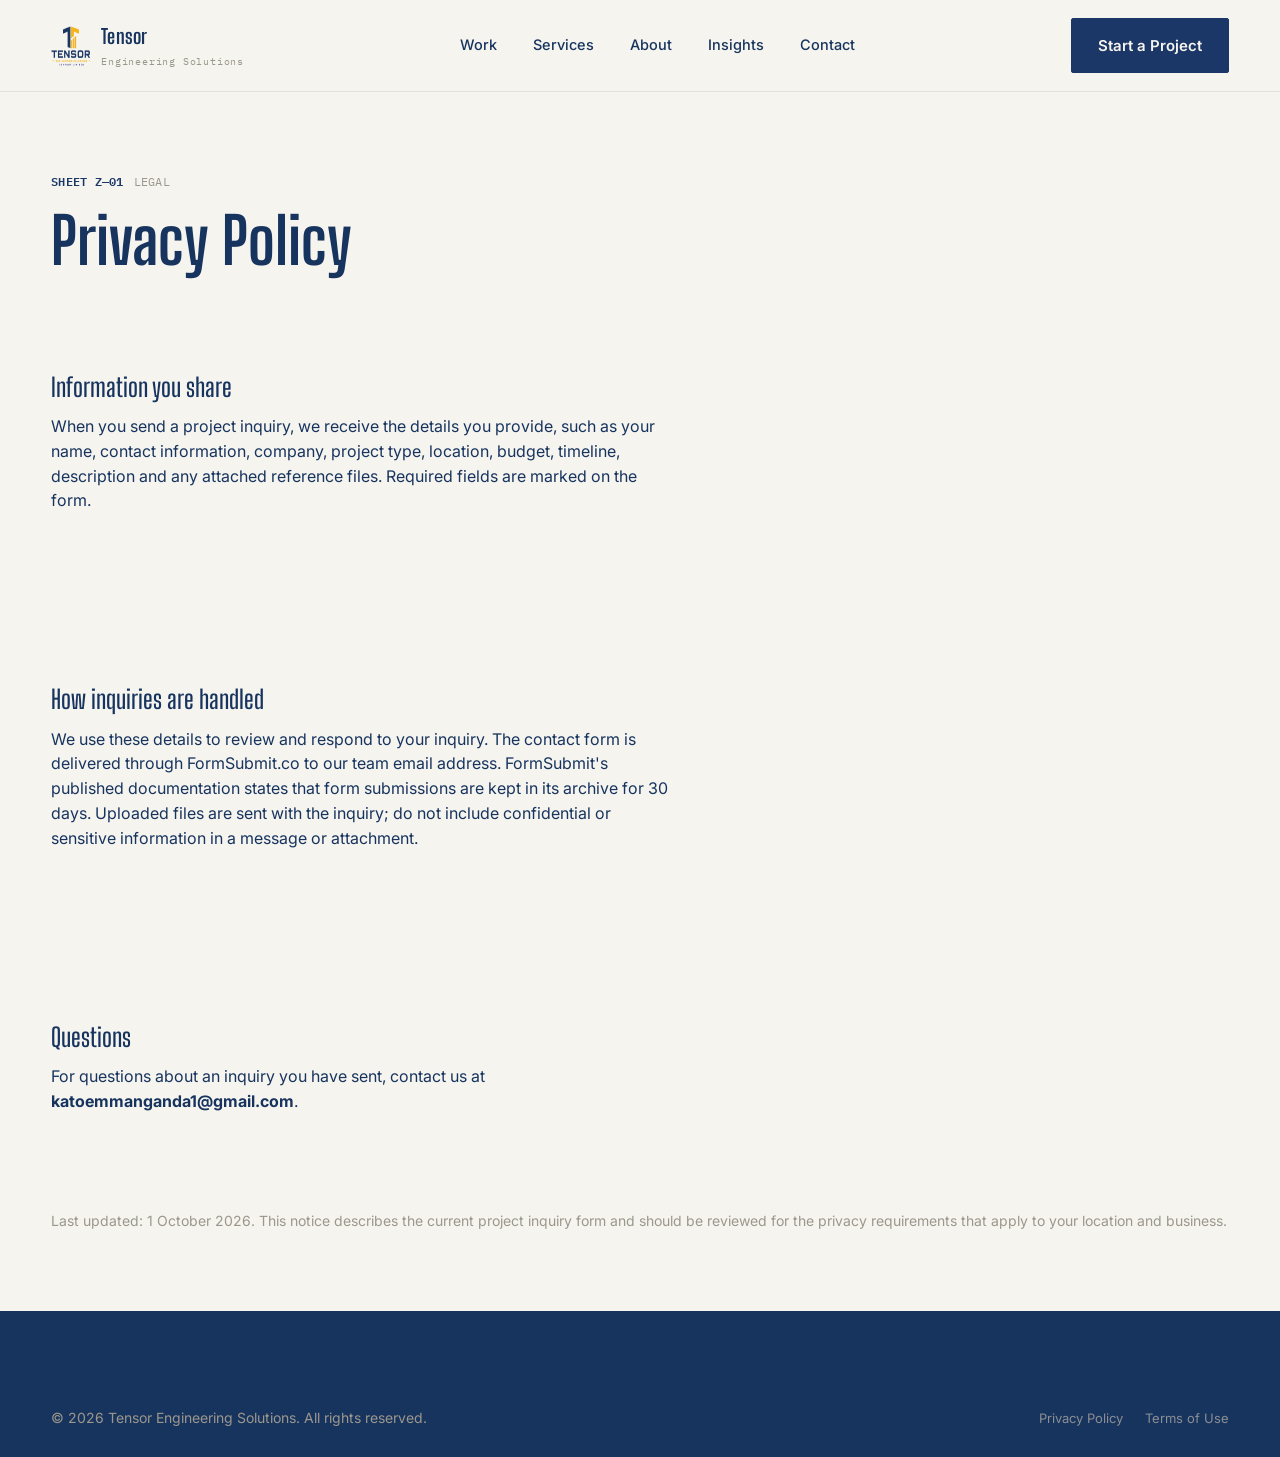
<file: privacy.html>
<!DOCTYPE html>
<html lang="en">
<head>
<meta charset="UTF-8">
<meta name="viewport" content="width=device-width, initial-scale=1.0">
<title>Privacy Policy — Tensor Engineering Solutions</title>
<meta name="robots" content="noindex">
<link rel="icon" href="data:,">
<link rel="preconnect" href="https://fonts.googleapis.com">
<link rel="preconnect" href="https://fonts.gstatic.com" crossorigin>
<link href="https://fonts.googleapis.com/css2?family=Big+Shoulders+Display:wght@600;700;800&family=IBM+Plex+Mono:wght@400;500&family=Inter:wght@400;500;600;700&display=swap" rel="stylesheet">
<link rel="stylesheet" href="style.css">
</head>
<body data-page="legal">
<a class="skip-link" href="#main">Skip to content</a>
<header class="site-header" data-site-header>
  <div class="container nav-bar">
    <a href="index.html" class="brand" aria-label="Tensor Engineering Solutions — home">
      <img src="logo.png" alt="Tensor Engineering Solutions logo" width="40" height="40"  >
      <span>Tensor<br><small>Engineering Solutions</small></span>
    </a>
    <nav class="nav-links" aria-label="Primary">
      <a href="projects.html">Work</a>
      <a href="services.html">Services</a>
      <a href="about.html">About</a>
      <a href="insights.html">Insights</a>
      <a href="contact.html">Contact</a>
    </nav>
    <div class="nav-right"><a href="contact.html#start-a-project" class="btn btn-primary nav-cta">Start a Project</a></div>
  </div>
</header>
<main id="main" class="container" style="padding-block:80px;">
  <div class="sheet-tag"><b>SHEET Z—01</b><span>LEGAL</span></div>
  <h1 class="display-2">Privacy Policy</h1>
  <div class="stack-lg" style="margin-top:28px;">
    <section class="section-tight">
      <h2 class="h3">Information you share</h2>
      <p class="body-text" style="margin-top:12px;">When you send a project inquiry, we receive the details you provide, such as your name, contact information, company, project type, location, budget, timeline, description and any attached reference files. Required fields are marked on the form.</p>
    </section>
    <section class="section-tight">
      <h2 class="h3">How inquiries are handled</h2>
      <p class="body-text" style="margin-top:12px;">We use these details to review and respond to your inquiry. The contact form is delivered through FormSubmit.co to our team email address. FormSubmit's published documentation states that form submissions are kept in its archive for 30 days. Uploaded files are sent with the inquiry; do not include confidential or sensitive information in a message or attachment.</p>
    </section>
    <section class="section-tight">
      <h2 class="h3">Questions</h2>
      <p class="body-text" style="margin-top:12px;">For questions about an inquiry you have sent, contact us at <a href="mailto:katoemmanganda1@gmail.com"><strong>katoemmanganda1@gmail.com</strong></a>.</p>
    </section>
  </div>
  <p class="small muted" style="margin-top:24px;">Last updated: 1 October 2026. This notice describes the current project inquiry form and should be reviewed for the privacy requirements that apply to your location and business.</p>
</main>
<footer class="site-footer">
  <div class="container footer-bottom">
    <p class="small muted">© <span data-year></span> Tensor Engineering Solutions. All rights reserved.</p>
    <div class="legal"><a href="privacy.html">Privacy Policy</a><a href="terms.html">Terms of Use</a></div>
  </div>
</footer>
<script src="main.js"></script>
</body>
</html>
</file>
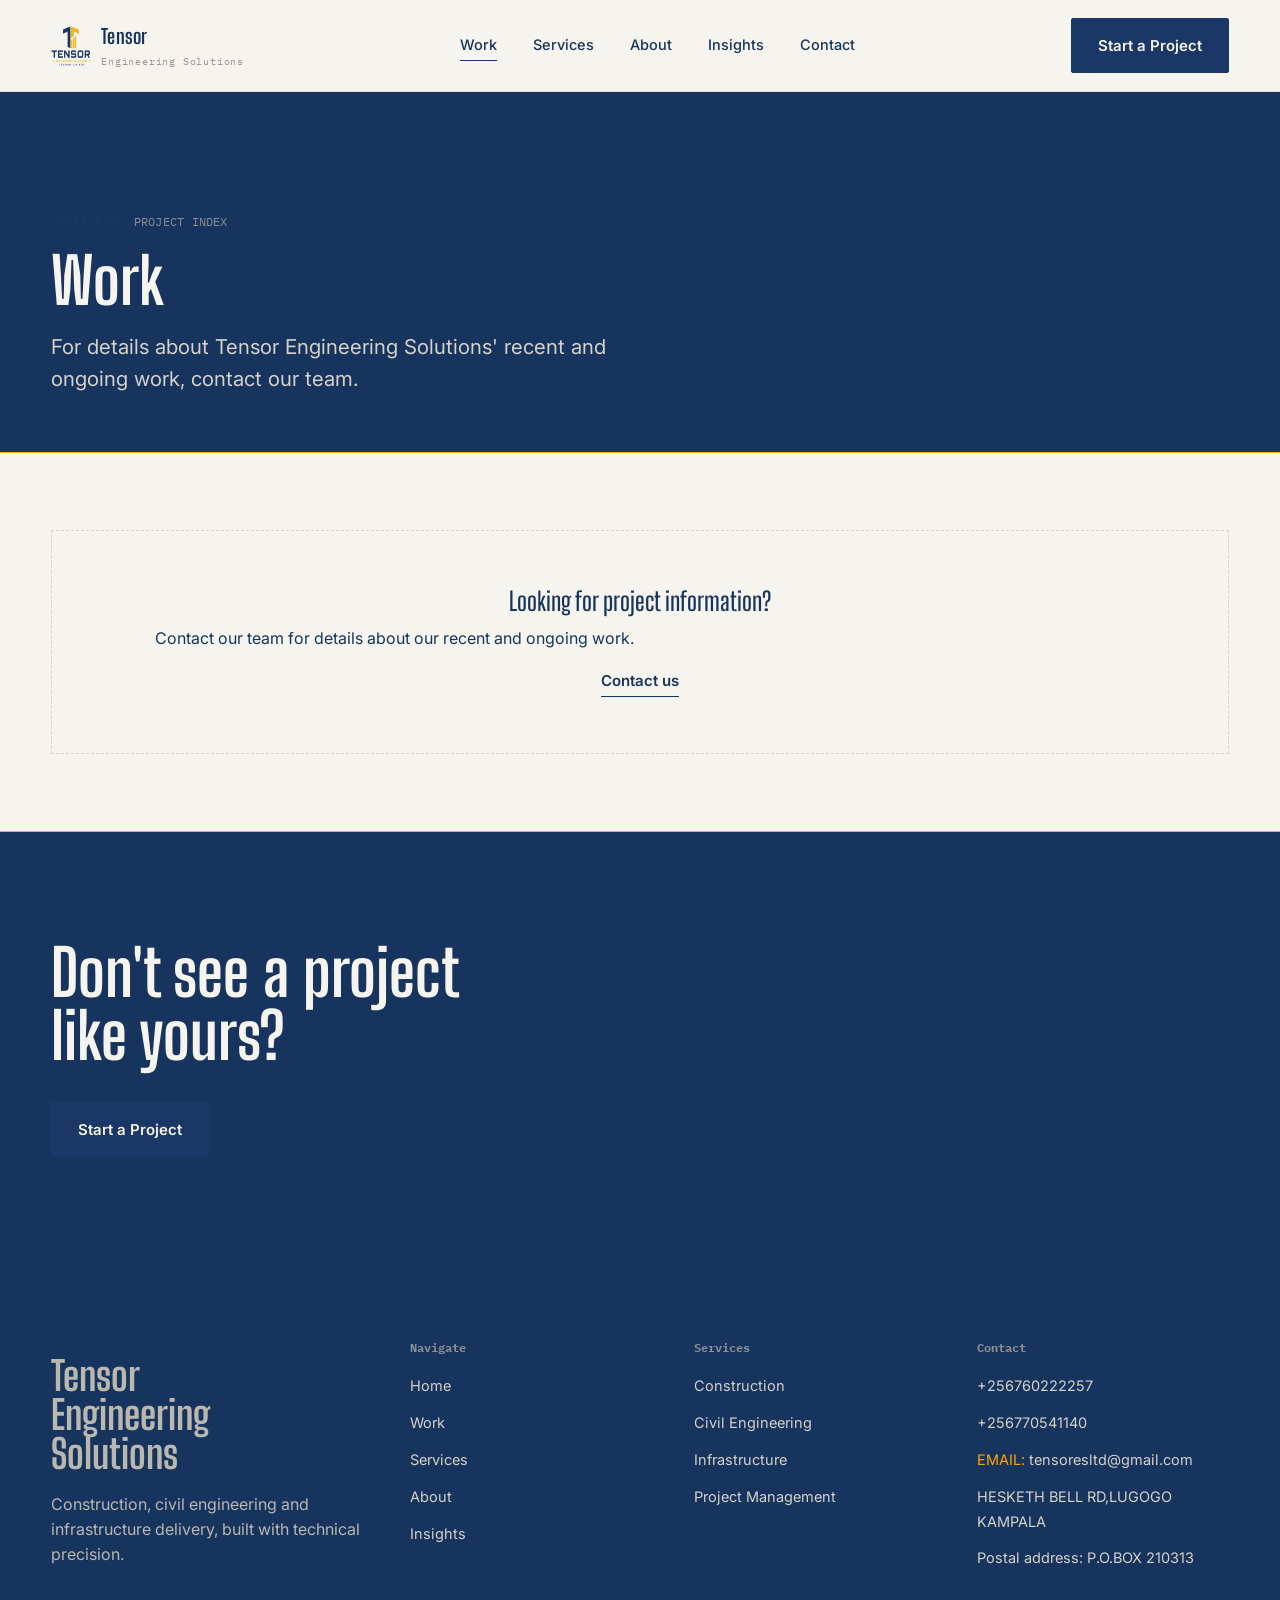
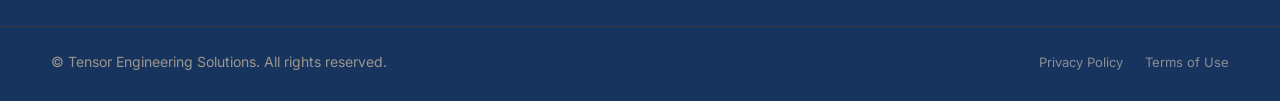
<file: projects.html>
<!DOCTYPE html>
<html lang="en">
<head>
<meta charset="UTF-8">
<meta name="viewport" content="width=device-width, initial-scale=1.0">
<title>Work — Tensor Engineering Solutions</title>
<meta name="description" content="Construction, civil engineering and infrastructure projects delivered by Tensor Engineering Solutions.">
<meta property="og:title" content="Work — Tensor Engineering Solutions">
<meta property="og:type" content="website">
<link rel="canonical" href="https://www.tensorengineeringsolutions.example/projects.html">
<link rel="icon" href="data:,">
<link rel="preconnect" href="https://fonts.googleapis.com">
<link rel="preconnect" href="https://fonts.gstatic.com" crossorigin>
<link href="https://fonts.googleapis.com/css2?family=Big+Shoulders+Display:wght@600;700;800&family=IBM+Plex+Mono:wght@400;500&family=Inter:wght@400;500;600;700&display=swap" rel="stylesheet">
<link rel="stylesheet" href="style.css">
</head>
<body data-page="projects">
<a class="skip-link" href="#main">Skip to content</a>

<header class="site-header" data-site-header>
  <div class="container nav-bar">
    <a href="index.html" class="brand" aria-label="Tensor Engineering Solutions — home">
      <img src="logo.png" alt="Tensor Engineering Solutions logo" width="40" height="40"  >
      <span>Tensor<br><small>Engineering Solutions</small></span>
    </a>
    <nav class="nav-links" aria-label="Primary">
      <a href="projects.html" data-nav-link="projects">Work</a>
      <a href="services.html" data-nav-link="services">Services</a>
      <a href="about.html" data-nav-link="about">About</a>
      <a href="insights.html" data-nav-link="insights">Insights</a>
      <a href="contact.html" data-nav-link="contact">Contact</a>
    </nav>
    <div class="nav-right">
      <a href="contact.html#start-a-project" class="btn btn-primary nav-cta">Start a Project</a>
      <button class="menu-toggle" data-menu-toggle aria-expanded="false" aria-controls="mobile-panel" aria-label="Open menu">
        <span></span><span></span><span></span>
      </button>
    </div>
  </div>
</header>

<div class="mobile-panel" id="mobile-panel" data-mobile-panel>
  <div class="container nav-bar">
    <span class="brand"><span>Tensor<br><small>Engineering Solutions</small></span></span>
    <button class="menu-toggle" data-menu-close aria-label="Close menu" aria-expanded="true">
      <span style="transform:translateY(7px) rotate(45deg)"></span><span style="opacity:0"></span><span style="transform:translateY(-7px) rotate(-45deg)"></span>
    </button>
  </div>
  <div class="container mobile-panel-links">
    <a href="projects.html"><span>01</span>Work</a>
    <a href="services.html"><span>02</span>Services</a>
    <a href="about.html"><span>03</span>About</a>
    <a href="insights.html"><span>04</span>Insights</a>
    <a href="contact.html"><span>05</span>Contact</a>
  </div>
  <div class="container mobile-panel-cta">
    <a href="contact.html#start-a-project" class="btn btn-primary">Start a Project</a>
    <a href="tel:+256760222257" class="btn-line">+256760222257</a>
  </div>
</div>

<main id="main">
  <section class="page-hero">
    <div class="container">
      <div class="sheet-tag"><b>SHEET B—01</b><span>PROJECT INDEX</span></div>
      <h1 class="display-2">Work</h1>
      <p class="lede">For details about Tensor Engineering Solutions' recent and ongoing work, contact our team.</p>
    </div>
  </section>

  <section class="container">
    <div class="empty-state">
      <h2 class="h3">Looking for project information?</h2>
      <p class="body-text">Contact our team for details about our recent and ongoing work.</p>
      <a href="contact.html" class="btn-line" style="margin-top:18px;">Contact us</a>
    </div>
  </section>

  <section class="cta-band">
    <div class="container">
      <h2 class="display-2">Don't see a project like yours?</h2>
      <div class="cta-actions">
        <a href="contact.html#start-a-project" class="btn btn-primary">Start a Project</a>
      </div>
    </div>
  </section>
</main>

<div id="site-footer"></div>

<script src="main.js"></script>
</body>
</html>
</file>
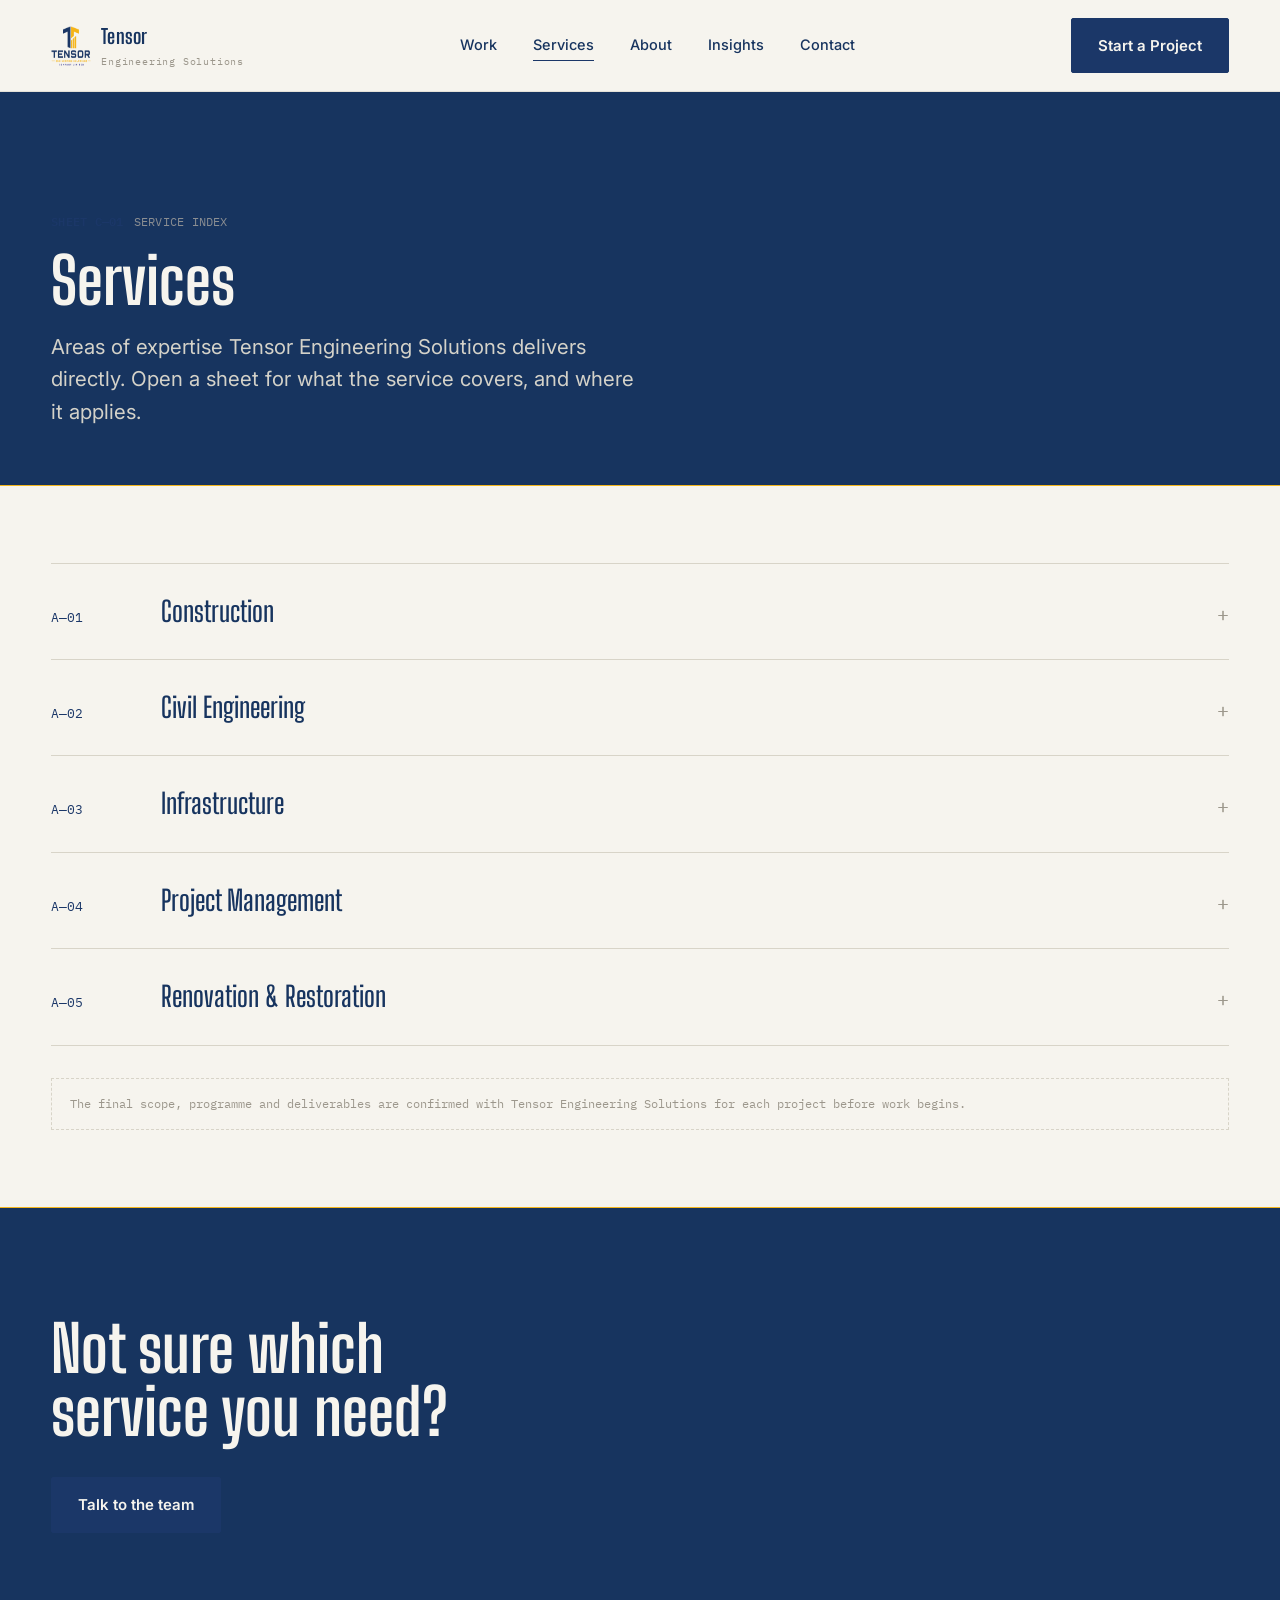
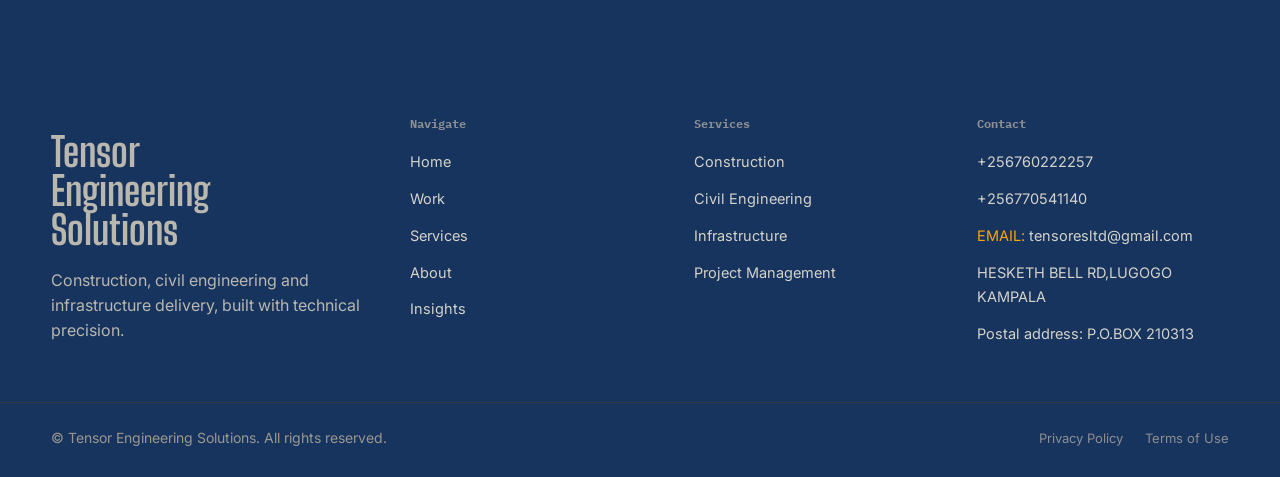
<file: services.html>
<!DOCTYPE html>
<html lang="en">
<head>
<meta charset="UTF-8">
<meta name="viewport" content="width=device-width, initial-scale=1.0">
<title>Services — Tensor Engineering Solutions</title>
<meta name="description" content="Construction, civil engineering, infrastructure and project management services from Tensor Engineering Solutions.">
<meta property="og:title" content="Services — Tensor Engineering Solutions">
<meta property="og:type" content="website">
<link rel="canonical" href="https://www.tensorengineeringsolutions.example/services.html">
<link rel="icon" href="data:,">
<link rel="preconnect" href="https://fonts.googleapis.com">
<link rel="preconnect" href="https://fonts.gstatic.com" crossorigin>
<link href="https://fonts.googleapis.com/css2?family=Big+Shoulders+Display:wght@600;700;800&family=IBM+Plex+Mono:wght@400;500&family=Inter:wght@400;500;600;700&display=swap" rel="stylesheet">
<link rel="stylesheet" href="style.css">
</head>
<body data-page="services">
<a class="skip-link" href="#main">Skip to content</a>

<header class="site-header" data-site-header>
  <div class="container nav-bar">
    <a href="index.html" class="brand" aria-label="Tensor Engineering Solutions — home">
      <img src="logo.png" alt="Tensor Engineering Solutions logo" width="40" height="40"  >
      <span>Tensor<br><small>Engineering Solutions</small></span>
    </a>
    <nav class="nav-links" aria-label="Primary">
      <a href="projects.html" data-nav-link="projects">Work</a>
      <a href="services.html" data-nav-link="services">Services</a>
      <a href="about.html" data-nav-link="about">About</a>
      <a href="insights.html" data-nav-link="insights">Insights</a>
      <a href="contact.html" data-nav-link="contact">Contact</a>
    </nav>
    <div class="nav-right">
      <a href="contact.html#start-a-project" class="btn btn-primary nav-cta">Start a Project</a>
      <button class="menu-toggle" data-menu-toggle aria-expanded="false" aria-controls="mobile-panel" aria-label="Open menu">
        <span></span><span></span><span></span>
      </button>
    </div>
  </div>
</header>

<div class="mobile-panel" id="mobile-panel" data-mobile-panel>
  <div class="container nav-bar">
    <span class="brand"><span>Tensor<br><small>Engineering Solutions</small></span></span>
    <button class="menu-toggle" data-menu-close aria-label="Close menu" aria-expanded="true">
      <span style="transform:translateY(7px) rotate(45deg)"></span><span style="opacity:0"></span><span style="transform:translateY(-7px) rotate(-45deg)"></span>
    </button>
  </div>
  <div class="container mobile-panel-links">
    <a href="projects.html"><span>01</span>Work</a>
    <a href="services.html"><span>02</span>Services</a>
    <a href="about.html"><span>03</span>About</a>
    <a href="insights.html"><span>04</span>Insights</a>
    <a href="contact.html"><span>05</span>Contact</a>
  </div>
  <div class="container mobile-panel-cta">
    <a href="contact.html#start-a-project" class="btn btn-primary">Start a Project</a>
    <a href="tel:+256760222257" class="btn-line">+256760222257</a>
  </div>
</div>

<main id="main">
  <section class="page-hero">
    <div class="container">
      <div class="sheet-tag"><b>SHEET C—01</b><span>SERVICE INDEX</span></div>
      <h1 class="display-2">Services</h1>
      <p class="lede">Areas of expertise Tensor Engineering Solutions delivers directly. Open a sheet for what the service covers, and where it applies.</p>
    </div>
  </section>

  <section class="container">
    <div class="sheet-index">

      <details class="sheet-item" id="a-01">
        <summary>
          <span class="code">A—01</span>
          <span class="title">Construction</span>
          <span class="plus">+</span>
        </summary>
        <div class="sheet-body">
          <span></span>
          <div>
            <p class="body-text">Ground-up construction managed from site mobilisation through to handover, with quality control built into every stage rather than checked at the end.</p>
            <ul>
              <li>Site preparation, structural works, masonry, roofing and finishes, coordinated as one build programme.</li>
              <li>Residential, commercial and mixed-use developments, including apartment and retail projects in Kampala.</li>
              <li>Clear checks at each stage, from setting out and materials to workmanship, snagging and final handover.</li>
            </ul>
            <a href="contact.html#start-a-project" class="btn-line" style="margin-top:20px;">Discuss a construction project</a>
          </div>
        </div>
      </details>

      <details class="sheet-item" id="a-02">
        <summary>
          <span class="code">A—02</span>
          <span class="title">Civil Engineering</span>
          <span class="plus">+</span>
        </summary>
        <div class="sheet-body">
          <span></span>
          <div>
            <p class="body-text">Structural and civil engineering work addressing the technical logic beneath a project — foundations, drainage, earthworks and load-bearing systems.</p>
            <ul>
              <li>Setting out, earthworks, foundations, drainage and concrete works planned around the actual site conditions.</li>
              <li>Practical coordination between drawings, quantities, materials and the teams working on site.</li>
              <li>Technical issues are identified early and resolved with the client and design team before they affect the programme.</li>
            </ul>
            <a href="contact.html#start-a-project" class="btn-line" style="margin-top:20px;">Discuss a civil engineering project</a>
          </div>
        </div>
      </details>

      <details class="sheet-item" id="a-03">
        <summary>
          <span class="code">A—03</span>
          <span class="title">Infrastructure</span>
          <span class="plus">+</span>
        </summary>
        <div class="sheet-body">
          <span></span>
          <div>
            <p class="body-text">Infrastructure delivery for roads, utilities and public or private works that other projects and communities depend on.</p>
            <ul>
              <li>Site works, access roads, drainage and utility-related works that support buildings and the communities around them.</li>
              <li>Delivery planned around safe access, durable construction and minimal disruption to neighbouring properties.</li>
              <li>Tensor coordinates the work with the client, consultants and relevant site stakeholders from early planning to completion.</li>
            </ul>
            <a href="contact.html#start-a-project" class="btn-line" style="margin-top:20px;">Discuss an infrastructure project</a>
          </div>
        </div>
      </details>

      <details class="sheet-item" id="a-04">
        <summary>
          <span class="code">A—04</span>
          <span class="title">Project Management</span>
          <span class="plus">+</span>
        </summary>
        <div class="sheet-body">
          <span></span>
          <div>
            <p class="body-text">End-to-end project management for clients who need one accountable team coordinating design, contractors and schedule.</p>
            <ul>
              <li>Scope, programme, procurement and site activities kept aligned from the first brief through to handover.</li>
              <li>Regular communication on progress, decisions, costs and issues, so the client knows what needs attention.</li>
              <li>On-site coordination of contractors, suppliers and technical teams, with quality and workmanship checked as work progresses.</li>
            </ul>
            <a href="contact.html#start-a-project" class="btn-line" style="margin-top:20px;">Discuss project management support</a>
          </div>
        </div>
      </details>

      <details class="sheet-item" id="a-05">
        <summary>
          <span class="code">A—05</span>
          <span class="title">Renovation &amp; Restoration</span>
          <span class="plus">+</span>
        </summary>
        <div class="sheet-body">
          <span></span>
          <div>
            <p class="body-text">Careful improvement of existing buildings where the goal is to make the space work better without losing sight of the structure already in place.</p>
            <ul>
              <li>Assessment, repair, reconfiguration and finishing works for residential, commercial and small mixed-use spaces.</li>
              <li>Work planned around the existing building, access constraints, occupied areas and the client's priorities.</li>
              <li>Existing conditions are reviewed before work begins, with the scope and budget agreed before construction starts.</li>
            </ul>
            <a href="contact.html#start-a-project" class="btn-line" style="margin-top:20px;">Discuss a renovation project</a>
          </div>
        </div>
      </details>

    </div>
    <p class="placeholder-note" style="margin-top:32px;">The final scope, programme and deliverables are confirmed with Tensor Engineering Solutions for each project before work begins.</p>
  </section>

  <section class="cta-band">
    <div class="container">
      <h2 class="display-2">Not sure which service you need?</h2>
      <div class="cta-actions">
        <a href="contact.html#start-a-project" class="btn btn-primary" style="background-color;:orange">Talk to the team</a>
      </div>
    </div>
  </section>
</main>

<div id="site-footer"></div>

<script src="main.js"></script>
</body>
</html>
</file>
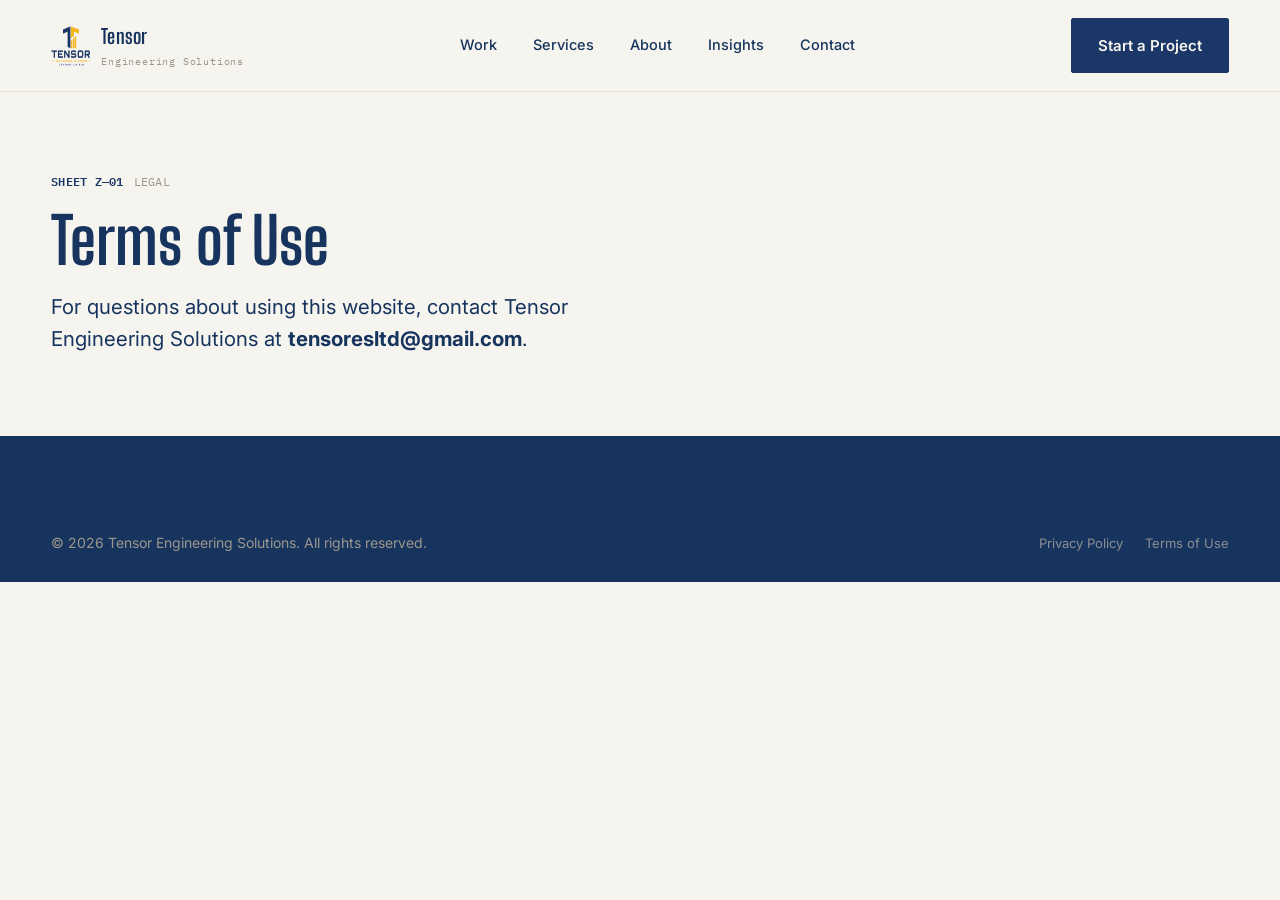
<file: terms.html>
<!DOCTYPE html>
<html lang="en">
<head>
<meta charset="UTF-8">
<meta name="viewport" content="width=device-width, initial-scale=1.0">
<title>Terms of Use — Tensor Engineering Solutions</title>
<meta name="robots" content="noindex">
<link rel="icon" href="data:,">
<link rel="preconnect" href="https://fonts.googleapis.com">
<link rel="preconnect" href="https://fonts.gstatic.com" crossorigin>
<link href="https://fonts.googleapis.com/css2?family=Big+Shoulders+Display:wght@600;700;800&family=IBM+Plex+Mono:wght@400;500&family=Inter:wght@400;500;600;700&display=swap" rel="stylesheet">
<link rel="stylesheet" href="style.css">
</head>
<body data-page="legal">
<a class="skip-link" href="#main">Skip to content</a>
<header class="site-header" data-site-header>
  <div class="container nav-bar">
    <a href="index.html" class="brand" aria-label="Tensor Engineering Solutions — home">
      <img src="logo.png" alt="Tensor Engineering Solutions logo" width="40" height="40"  >
      <span>Tensor<br><small>Engineering Solutions</small></span>
    </a>
    <nav class="nav-links" aria-label="Primary">
      <a href="projects.html">Work</a>
      <a href="services.html">Services</a>
      <a href="about.html">About</a>
      <a href="insights.html">Insights</a>
      <a href="contact.html">Contact</a>
    </nav>
    <div class="nav-right"><a href="contact.html#start-a-project" class="btn btn-primary nav-cta">Start a Project</a></div>
  </div>
</header>
<main id="main" class="container" style="padding-block:80px;">
  <div class="sheet-tag"><b>SHEET Z—01</b><span>LEGAL</span></div>
  <h1 class="display-2">Terms of Use</h1>
  <p class="lede" style="margin-top:18px;">For questions about using this website, contact Tensor Engineering Solutions at <a href="mailto:tensoresltd@gmail.com"><strong>tensoresltd@gmail.com</strong></a>.</p>
</main>
<footer class="site-footer">
  <div class="container footer-bottom">
    <p class="small muted">© <span data-year></span> Tensor Engineering Solutions. All rights reserved.</p>
    <div class="legal"><a href="privacy.html">Privacy Policy</a><a href="terms.html">Terms of Use</a></div>
  </div>
</footer>
<script src="main.js"></script>
</body>
</html>
</file>
<file: style.css>
/* ============================================================
   TENSOR ENGINEERING SOLUTIONS — DESIGN SYSTEM
   Structural device: every section carries a "sheet tag", the way a
   drawing set carries a sheet number and title. Grid ticks and
   coordinate marks reference the blueprint/technical-drawing world
   this brand is built from.
   ============================================================ */

:root{
  /* ---- Color tokens ---- */
  --ink: #17345F;         /* Tensor navy */
  --ink-soft: #254878;
  --paper: #F6F4EE;       /* warm white */
  --paper-dim: #EDEAE1;
  --concrete: #9C978C;    /* mid gray */
  --concrete-light: #E4E1D8;
  --line: #D8D4C8;        /* hairline on paper */
  --line-dark: #37383C;   /* hairline on ink */
  --accent: #1B3768;      /* logo navy */
  --accent-strong: #16294480;
  --accent-soft: #E8EEF7;
  --accent-on-ink: #F3B51B;
  --accent-gold: #F3B51B;
  --ok: #2E5C3E;
  --err: #7A2E2E;

  --fg: var(--ink);
  --bg: var(--paper);

  /* ---- Type ---- */
  --f-display: "Big Shoulders Display", "Arial Narrow", sans-serif;
  --f-body: "Inter", -apple-system, BlinkMacSystemFont, "Segoe UI", sans-serif;
  --f-mono: "IBM Plex Mono", "SFMono-Regular", Consolas, monospace;

  /* ---- Scale ---- */
  --container: 1360px;
  --gutter: clamp(20px, 4vw, 56px);
  --radius: 2px;

  color-scheme: light;
}

@media (prefers-color-scheme: dark){
  :root:not([data-theme="light"]){
    --fg: var(--paper);
    --bg: var(--ink);
    --line: var(--line-dark);
    --concrete-light: #232427;
    --accent-soft: #1C2A36;
  }
}
:root[data-theme="dark"]{
  --fg: var(--paper);
  --bg: var(--ink);
  --line: var(--line-dark);
  --concrete-light: #232427;
  --accent-soft: #1C2A36;
}

*,*::before,*::after{ box-sizing: border-box; }
html{ scroll-behavior: smooth; }
@media (prefers-reduced-motion: reduce){
  html{ scroll-behavior: auto; }
  *,*::before,*::after{ animation-duration: 0.001ms !important; animation-iteration-count: 1 !important; transition-duration: 0.001ms !important; scroll-behavior: auto !important; }
}

body{
  margin:0;
  background: var(--bg);
  color: var(--fg);
  font-family: var(--f-body);
  font-size: 16px;
  line-height: 1.55;
  -webkit-font-smoothing: antialiased;
}

img{ max-width:100%; display:block; }
a{ color:inherit; text-decoration:none; }
button{ font-family:inherit; }
ul{ margin:0; padding:0; list-style:none; }
h1,h2,h3,h4,p{ margin:0; }

:focus-visible{
  outline: 2px solid var(--accent);
  outline-offset: 3px;
}
:root[data-theme="dark"] :focus-visible{ outline-color:var(--accent-gold); }
@media (prefers-color-scheme: dark){
  :root:not([data-theme="light"]) :focus-visible{ outline-color:var(--accent-gold); }
}

.container{
  max-width: var(--container);
  margin: 0 auto;
  padding-inline: var(--gutter);
}

.visually-hidden{
  position:absolute; width:1px;height:1px; padding:0;margin:-1px;
  overflow:hidden; clip:rect(0,0,0,0); white-space:nowrap; border:0;
}

.skip-link{
  position:absolute; left:12px; top:-60px;
  background:var(--ink); color:var(--paper);
  padding:12px 18px; z-index:1000; font-family:var(--f-body); font-weight:600;
  transition: top .2s ease;
}
.skip-link:focus{ top:12px; }

/* ---- Sheet tag: structural wayfinding label, used at section starts ---- */
.sheet-tag{
  display:flex; align-items:baseline; gap:10px;
  font-family: var(--f-mono);
  font-size: 12px;
  letter-spacing: .02em;
  color: var(--concrete);
  margin-bottom: 18px;
}
.sheet-tag b{ color: var(--accent); font-weight:600; }
:root[data-theme="dark"] .sheet-tag b{ color: var(--accent-on-ink); }
@media (prefers-color-scheme: dark){ :root:not([data-theme="light"]) .sheet-tag b{ color: var(--accent-on-ink); } }

/* ---- Type scale ---- */
.display-1{
  font-family: var(--f-display);
  font-weight: 700;
  letter-spacing: -0.01em;
  line-height: .96;
  font-size: clamp(44px, 7.4vw, 108px);
}
.display-2{
  font-family: var(--f-display);
  font-weight: 700;
  line-height: .98;
  font-size: clamp(34px, 5vw, 64px);
}
.h2{
  font-family: var(--f-display);
  font-weight: 600;
  line-height: 1.04;
  font-size: clamp(28px, 3.4vw, 44px);
}
.h3{
  font-family: var(--f-display);
  font-weight: 600;
  font-size: clamp(20px, 2vw, 26px);
  line-height: 1.15;
}
.lede{
  font-size: clamp(17px, 1.6vw, 21px);
  line-height: 1.6;
  color: var(--fg);
  max-width: 46ch;
}
.body-text{ max-width: 62ch; color: var(--fg); }
.small{ font-size: 14px; }
.mono{ font-family: var(--f-mono); font-size:13px; letter-spacing:.01em; }
.muted{ color: var(--concrete); }

/* ---- Buttons ---- */
.btn{
  display:inline-flex; align-items:center; justify-content:center;
  gap:10px; padding: 15px 26px;
  font-family: var(--f-body); font-weight:600; font-size:15px;
  border:1px solid transparent; border-radius: var(--radius);
  cursor:pointer; transition: background-color .18s ease, color .18s ease, border-color .18s ease, transform .18s ease;
  min-height:48px;
}
.btn-primary{ background: var(--accent); color: var(--paper); border-color: var(--accent); }
.btn-primary:hover{ background: var(--accent-gold); color:var(--ink); border-color: var(--accent-gold); }
:root[data-theme="dark"] .btn-primary{ background: var(--paper); color: var(--ink); border-color: var(--paper); }
@media (prefers-color-scheme: dark){ :root:not([data-theme="light"]) .btn-primary{ background: var(--paper); color: var(--ink); border-color: var(--paper);} }

.btn-ghost{ background:transparent; color: var(--fg); border-color: var(--fg); }
.btn-ghost:hover{ background: var(--fg); color: var(--bg); }

.btn-line{
  display:inline-flex; align-items:center; gap:10px;
  padding-bottom:4px; border-bottom:1px solid currentColor;
  font-weight:600; font-size:15px;
  transition: gap .18s ease, opacity .18s ease;
}
.btn-line:hover{ gap:16px; }

/* ---- Nav ---- */
.site-header{
  position: sticky; top:0; z-index: 500;
  color:var(--ink);
  background:rgba(246,244,238,.97);
  backdrop-filter: blur(10px);
  border-bottom: 1px solid var(--concrete-light);
  transition: background-color .2s ease;
}
.nav-bar{
  display:flex; align-items:center; justify-content:space-between;
  padding-block: 18px;
}
.brand{
  display:flex; align-items:center; gap:10px;
  font-family: var(--f-display); font-weight:700; font-size:20px;
  letter-spacing:.01em;
}
.brand .mark{
  width:30px;height:30px; flex:none;
}
.brand small{
  display:block; font-family:var(--f-mono); font-weight:400; font-size:10px;
  letter-spacing:.08em; color:var(--concrete); margin-top:2px;
}
.nav-links{ display:flex; align-items:center; gap:36px; }
.nav-links a{
  font-size:14.5px; font-weight:500; position:relative; padding-block:4px;
  color: var(--fg);
}
.nav-links a::after{
  content:""; position:absolute; left:0; right:100%; bottom:0; height:1px;
  background: var(--accent); transition: right .22s ease;
}
.nav-links a:hover::after, .nav-links a[aria-current="page"]::after{ right:0; }
:root[data-theme="dark"] .nav-links a::after{ background: var(--accent-on-ink); }
@media (prefers-color-scheme: dark){ :root:not([data-theme="light"]) .nav-links a::after{ background: var(--accent-on-ink);} }
.nav-links a[aria-current="page"]{ color: var(--accent); }
:root[data-theme="dark"] .nav-links a[aria-current="page"]{ color: var(--accent-on-ink); }
@media (prefers-color-scheme: dark){ :root:not([data-theme="light"]) .nav-links a[aria-current="page"]{ color: var(--accent-on-ink);} }
.site-header .nav-links a{ color:var(--ink); }
.site-header .nav-links a::after{ background:var(--accent); }
.site-header .nav-links a[aria-current="page"]{ color:var(--ink); }

.nav-right{ display:flex; align-items:center; gap:20px; }
.nav-cta{ display:none; }
@media (min-width: 900px){ .nav-cta{ display:inline-flex; } }

.menu-toggle{
  display:flex; flex-direction:column; gap:5px; background:none; border:none;
  cursor:pointer; padding:8px; margin:-8px;
}
.menu-toggle span{ width:22px; height:2px; background:var(--fg); transition: transform .25s ease, opacity .25s ease; }
.site-header .menu-toggle span{ background:var(--ink); }
.menu-toggle[aria-expanded="true"] span:nth-child(1){ transform: translateY(7px) rotate(45deg); }
.menu-toggle[aria-expanded="true"] span:nth-child(2){ opacity:0; }
.menu-toggle[aria-expanded="true"] span:nth-child(3){ transform: translateY(-7px) rotate(-45deg); }
@media (min-width: 900px){ .menu-toggle{ display:none; } }
@media (max-width: 899px){ .nav-links{ display:none; } }

.mobile-panel{
  position: fixed; inset:0; top:0; background: var(--bg); z-index:600;
  padding: 24px var(--gutter) 40px; transform: translateY(-100%);
  transition: transform .3s ease; overflow-y:auto;
}
.mobile-panel.is-open{ transform: translateY(0); }
.mobile-panel .nav-bar{ margin-bottom: 40px; }
.mobile-panel-links a{
  display:flex; align-items:baseline; gap:16px;
  font-family: var(--f-display); font-size: 38px; font-weight:600;
  padding-block:14px; border-bottom:1px solid var(--line);
}
.mobile-panel-links span{ font-family: var(--f-mono); font-size:13px; color:var(--concrete); }
.mobile-panel-cta{ margin-top:32px; display:flex; flex-direction:column; gap:14px; }

/* ---- Sections ---- */
section{ padding-block: clamp(48px, 6vw, 88px); }
.section-ink{ background: var(--ink); color: var(--paper); }
.section-ink .sheet-tag{ color: #8B8E92; }
.section-ink .muted{ color:#9A9C9F; }
.section-panel{ background: var(--concrete-light); }
.section-tight{ padding-block: clamp(40px, 6vw, 72px); }

.hr{ border:none; border-top:1px solid var(--line); }

/* ---- Blueprint grid overlay ---- */
.blueprint-grid{
  position:absolute; inset:0; pointer-events:none; overflow:hidden;
}
.blueprint-grid svg{ width:100%; height:100%; }

/* ---- Hero reveal: one orchestrated entrance, not per-section fades ---- */
.hero-kicker, .hero h1, .hero-sub, .hero-actions, .hero-meta{
  opacity:0; transform: translateY(14px);
  transition: opacity .7s ease, transform .7s ease;
}
.hero.is-ready .hero-kicker{ opacity:1; transform:none; transition-delay: .05s; }
.hero.is-ready h1{ opacity:1; transform:none; transition-delay: .15s; }
.hero.is-ready .hero-sub{ opacity:1; transform:none; transition-delay: .3s; }
.hero.is-ready .hero-actions{ opacity:1; transform:none; transition-delay: .42s; }
.hero.is-ready .hero-meta{ opacity:1; transform:none; transition-delay: .52s; }
@media (prefers-reduced-motion: reduce){
  .hero-kicker, .hero h1, .hero-sub, .hero-actions, .hero-meta{ opacity:1; transform:none; transition:none; }
}

/* ---- Hero ---- */
.hero{
  position:relative; min-height: clamp(620px, 82vh, 780px); padding-block:0;
  display:flex; flex-direction:column;
  justify-content:flex-end; background: var(--ink); color: var(--paper);
  background-image: url("hero-desktop.jpg"); background-size:cover; background-position:center;
  overflow:hidden; border-bottom:1px solid var(--accent-gold);
}
.hero::before{
  content:""; position:absolute; inset:0; z-index:1; pointer-events:none;
  background:linear-gradient(90deg, rgba(18,43,78,.9) 0%, rgba(18,43,78,.78) 48%, rgba(18,43,78,.56) 100%);
}
.hero .sheet-tag, .hero-coord, .hero-meta dt, .scroll-cue{ color:#D4D2C9; }
.hero-top{
  position:relative; z-index:2; padding-top: 64px;
  display:flex; justify-content:space-between; gap:24px; flex-wrap:wrap; width:100%;
}
.hero-coord{ font-family:var(--f-mono); font-size:12px; line-height:1.7; }
.hero-body{ position:relative; z-index:2; padding-bottom: 56px; width:100%; min-width:0; }
.hero-kicker{
  font-family: var(--f-mono); font-size:13px; color: var(--accent-gold);
  margin-bottom:20px; display:flex; align-items:center; gap:10px;
}
.hero-kicker::before{ content:""; width:22px; height:1px; background:var(--accent-gold); }
.hero h1{ max-width: 16ch; }
.hero-sub{
  margin-top: 26px; max-width: 52ch; font-size: clamp(16px,1.6vw,19px);
  color:#D4D2C9;
}
.hero-actions{ display:flex; gap:16px; flex-wrap:wrap; margin-top:38px; }
.hero-meta{
  margin-top:56px; display:grid; grid-template-columns: repeat(auto-fit, minmax(min(100%,150px),1fr));
  gap:24px; border-top:1px solid var(--line-dark); padding-top:22px; max-width:760px;
}
.hero-meta dt{ font-family:var(--f-mono); font-size:11.5px; letter-spacing:.03em; }
.hero-meta dd{ margin:6px 0 0; font-weight:600; font-size:14.5px; }
.scroll-cue{
  position:absolute; right: var(--gutter); bottom: 26px; z-index:2;
  display:flex; align-items:center; gap:10px; font-family:var(--f-mono); font-size:11px; color:#8B8E92;
}
.scroll-cue .stem{ width:1px; height:34px; background: linear-gradient(#8B8E92, transparent); }
@media (max-width: 560px){
  .hero-kicker, .hero h1, .hero-sub, .hero-actions, .hero-meta{
    opacity:1; transform:none; transition:none;
  }
  .hero{
    min-height:0; background-image:url("hero-mobile.jpg");
    background-position:center; background-size:cover;
  }
  .hero::before{
    background:linear-gradient(90deg, rgba(18,43,78,.88), rgba(18,43,78,.68));
  }
  .hero-top{ padding-top:40px; }
  .hero-body{ padding-top:32px; padding-bottom:84px; }
  .hero h1{ font-size:clamp(44px, 13vw, 64px); overflow-wrap:anywhere; }
  .scroll-cue{ display:none; }
}

/* ---- Page hero (interior pages) ---- */
.page-hero{
  background: var(--ink); color: var(--paper); position:relative; overflow:hidden;
  padding-block: clamp(72px, 10vw, 120px) 56px;
  border-bottom:1px solid var(--accent-gold);
}
.page-hero .sheet-tag{ color:#8B8E92; }
.page-hero h1{ max-width: 20ch; }
.page-hero .lede{ color:#D4D2C9; margin-top:18px; }

/* ---- Positioning ---- */
.positioning-grid{
  display:grid; grid-template-columns: 1.1fr .9fr; gap: clamp(30px,5vw,90px);
  align-items:start;
}
@media (max-width: 860px){ .positioning-grid{ grid-template-columns:1fr; } }
.positioning-grid figure{
  margin:0; border:1px solid var(--line); aspect-ratio: 4/5; position:relative; overflow:hidden;
}

/* ---- Project and editorial imagery ---- */
.media-block{
  position:relative; width:100%; min-height:220px;
  background:
    repeating-linear-gradient(135deg, var(--concrete-light) 0 2px, transparent 2px 14px),
    var(--paper-dim);
  border:1px solid var(--line);
  display:flex; align-items:flex-end; padding:16px;
  overflow:hidden;
}
:root[data-theme="dark"] .media-block{ background: repeating-linear-gradient(135deg, #26272B 0 2px, transparent 2px 14px), #1D1E21; }
@media (prefers-color-scheme: dark){ :root:not([data-theme="light"]) .media-block{ background: repeating-linear-gradient(135deg, #26272B 0 2px, transparent 2px 14px), #1D1E21; } }
.media-block > img{ position:absolute; inset:0; width:100%; height:100%; object-fit:cover; }
.media-block .tag{
  position:relative; z-index:1;
  font-family:var(--f-mono); font-size:11px; color:var(--concrete);
  background: var(--bg); border:1px solid var(--line); padding:6px 10px;
}
.media-block.ratio-16-9{ aspect-ratio:16/9; }
.media-block.ratio-4-5{ aspect-ratio:4/5; }
.media-block.ratio-1-1{ aspect-ratio:1/1; }

/* ---- Featured / project index ---- */
.filter-row{
  display:flex; gap:10px; flex-wrap:wrap; margin-bottom: 40px;
}
.filter-btn{
  font-family:var(--f-mono); font-size:12.5px; padding:9px 16px;
  border:1px solid var(--line); background:transparent; color:var(--fg);
  cursor:pointer; transition: background-color .18s ease, border-color .18s ease, color .18s ease;
}
.filter-btn:hover{ border-color: var(--accent); }
.filter-btn[aria-pressed="true"]{ background: var(--ink); color: var(--paper); border-color: var(--ink); }
:root[data-theme="dark"] .filter-btn[aria-pressed="true"]{ background:var(--paper); color:var(--ink); border-color:var(--paper); }
@media (prefers-color-scheme: dark){ :root:not([data-theme="light"]) .filter-btn[aria-pressed="true"]{ background:var(--paper); color:var(--ink); border-color:var(--paper);} }

.project-list{ display:flex; flex-direction:column; }
.project-row{
  border-top:1px solid var(--line); padding-block: 30px;
  display:grid; grid-template-columns: 64px 1.3fr 1fr auto; gap:24px; align-items:center;
  cursor:pointer; background:none; border-left:none; border-right:none; border-bottom:none;
  width:100%; text-align:left; color:inherit;
}
.project-list .project-row:last-child{ border-bottom:1px solid var(--line); }
.project-row .idx{ font-family:var(--f-mono); font-size:13px; color:var(--concrete); }
.project-row .name{ font-family:var(--f-display); font-weight:600; font-size: clamp(21px,2.4vw,32px); }
.project-row .meta{ font-family:var(--f-mono); font-size:12.5px; color:var(--concrete); }
.project-row .go{ font-size:13px; font-weight:600; display:flex; align-items:center; gap:8px; white-space:nowrap; }
.project-row .go .stroke{ width:0; height:1px; background:currentColor; transition:width .22s ease; }
.project-row:hover .go .stroke{ width:22px; }
.project-row:hover{ background: var(--accent-soft); }
@media (max-width: 720px){
  .project-row{ grid-template-columns: 40px 1fr; row-gap:8px; }
  .project-row .meta, .project-row .go{ grid-column: 2; }
}

.project-detail{
  display:none; border-top:1px solid var(--line); padding-block:36px;
}
.project-detail.is-open{ display:block; }
.project-detail-grid{ display:grid; grid-template-columns: 1fr 1fr; gap: clamp(24px,4vw,60px); }
@media (max-width: 860px){ .project-detail-grid{ grid-template-columns:1fr; } }
.detail-facts{ display:grid; grid-template-columns: repeat(2,1fr); gap:18px 20px; margin-top:22px; }
.detail-facts dt{ font-family:var(--f-mono); font-size:11px; color:var(--concrete); }
.detail-facts dd{ margin:5px 0 0; font-weight:600; }

.featured-project{
  display:grid; grid-template-columns: 1fr 1fr; gap:clamp(24px,4vw,60px); align-items:center;
  margin-bottom: 64px; padding-bottom:56px; border-bottom:1px solid var(--line);
}
@media (max-width: 860px){ .featured-project{ grid-template-columns:1fr; } }

/* ---- Services / sheet index ---- */
.sheet-index{ border-top:1px solid var(--line); }
.sheet-item{ border-bottom:1px solid var(--line); }
.sheet-item summary{
  list-style:none; cursor:pointer; display:grid;
  grid-template-columns: 90px 1fr auto; align-items:baseline; gap:20px;
  padding-block: 26px;
}
.sheet-item summary::-webkit-details-marker{ display:none; }
.sheet-item .code{ font-family:var(--f-mono); font-size:13px; color:var(--accent); }
:root[data-theme="dark"] .sheet-item .code{ color:var(--accent-on-ink); }
@media (prefers-color-scheme: dark){ :root:not([data-theme="light"]) .sheet-item .code{ color:var(--accent-on-ink);} }
.sheet-item .title{ font-family:var(--f-display); font-weight:600; font-size: clamp(20px,2.2vw,28px); }
.sheet-item .plus{ font-family:var(--f-mono); font-size:20px; color:var(--concrete); transition: transform .2s ease; }
.sheet-item[open] .plus{ transform: rotate(45deg); }
.sheet-body{ padding-bottom:30px; display:grid; grid-template-columns: 90px 1fr; gap:20px; }
.sheet-body .body-text{ max-width:60ch; }
.sheet-body ul{ margin-top:14px; display:grid; gap:8px; }
.sheet-body li{ padding-left:18px; position:relative; font-size:14.5px; }
.sheet-body li::before{ content:""; position:absolute; left:0; top:9px; width:8px; height:1px; background:var(--accent); }
:root[data-theme="dark"] .sheet-body li::before{ background:var(--accent-on-ink); }
@media (prefers-color-scheme: dark){ :root:not([data-theme="light"]) .sheet-body li::before{ background:var(--accent-on-ink);} }
@media (max-width:640px){ .sheet-item summary, .sheet-body{ grid-template-columns: 50px 1fr; } }

/* ---- Process ---- */
.process-list{ border-top:1px solid var(--line); }
.process-step{
  border-bottom:1px solid var(--line); padding-block:28px;
  display:grid; grid-template-columns: 70px 1fr 1.3fr; gap:24px;
}
.process-step .num{ font-family:var(--f-display); font-weight:700; font-size:22px; color:var(--concrete); }
.process-step .label{ font-family:var(--f-display); font-weight:600; font-size:22px; }
@media (max-width:760px){ .process-step{ grid-template-columns: 44px 1fr; } .process-step .body-text{ grid-column: 1 / -1; } }

/* ---- Principles ---- */
.principles-grid{ display:grid; grid-template-columns: repeat(3,1fr); gap:1px; background:var(--line); border:1px solid var(--line); }
.principle-card{ background:var(--bg); padding: 34px 28px; min-height:220px; display:flex; flex-direction:column; justify-content:space-between; }
.principle-card .code{ font-family:var(--f-mono); font-size:12px; color:var(--concrete); }
@media (max-width: 860px){ .principles-grid{ grid-template-columns: repeat(2,1fr); } }
@media (max-width: 560px){ .principles-grid{ grid-template-columns: 1fr; } }

/* ---- About timeline ---- */
.timeline{ border-top:1px solid var(--line); }
.timeline-row{ display:grid; grid-template-columns: 120px 1fr; gap:24px; padding-block:24px; border-bottom:1px solid var(--line); }
.timeline-row .year{ font-family:var(--f-mono); font-size:14px; color:var(--accent); }
:root[data-theme="dark"] .timeline-row .year{ color:var(--accent-on-ink); }
@media (prefers-color-scheme: dark){ :root:not([data-theme="light"]) .timeline-row .year{ color:var(--accent-on-ink);} }

/* ---- Team ---- */
.team-grid{ display:grid; grid-template-columns: repeat(4,1fr); gap: 1px; background:var(--line); border:1px solid var(--line); }
@media (max-width:900px){ .team-grid{ grid-template-columns: repeat(2,1fr); } }
.team-card{ background:var(--bg); padding: 0 0 22px; }
.team-card .media-block{ aspect-ratio: 3/4; border:none; border-bottom:1px solid var(--line); }
.team-card .info{ padding: 18px 20px 0; }
.team-card .name{ font-family:var(--f-display); font-weight:600; font-size:19px; }
.team-card .role{ font-family:var(--f-mono); font-size:12px; color:var(--concrete); margin-top:4px; }

/* ---- Testimonials ---- */
.testimonial-card{
  border:1px solid var(--line); padding: 40px; display:flex; flex-direction:column; gap:22px; height:100%;
}
.testimonial-grid{ display:grid; grid-template-columns: repeat(3,1fr); gap:1px; background:var(--line); border:1px solid var(--line); }
@media (max-width: 900px){ .testimonial-grid{ grid-template-columns:1fr; } }
.testimonial-grid .testimonial-card{ border:none; }
.testimonial-card q{ font-family: var(--f-display); font-weight:500; font-size:19px; line-height:1.35; quotes:none; }
.testimonial-card .who{ font-family:var(--f-mono); font-size:12px; color:var(--concrete); }
.placeholder-note{
  font-family:var(--f-mono); font-size:12px; color: var(--concrete);
  border:1px dashed var(--line); padding:16px 18px; margin-top:18px;
}

/* ---- Insights ---- */
.insight-featured{
  display:grid; grid-template-columns: 1.1fr .9fr; gap: clamp(24px,4vw,60px); align-items:stretch;
  padding-bottom:56px; margin-bottom:56px; border-bottom:1px solid var(--line);
}
@media (max-width:860px){ .insight-featured{ grid-template-columns:1fr; } }
.insight-grid{ display:grid; grid-template-columns: repeat(3,minmax(0,1fr)); gap: 40px; }
@media (max-width:900px){ .insight-grid{ grid-template-columns: repeat(2,minmax(0,1fr)); } }
@media (max-width:680px){ .insight-grid{ grid-template-columns: 1fr; } }
.insight-card .media-block{ margin-bottom:18px; }
.insight-card .cat{ font-family:var(--f-mono); font-size:11.5px; color:var(--accent); }
:root[data-theme="dark"] .insight-card .cat{ color:var(--accent-on-ink); }
@media (prefers-color-scheme: dark){ :root:not([data-theme="light"]) .insight-card .cat{ color:var(--accent-on-ink);} }
.insight-card h3{ margin-top:8px; }
.insight-card .date{ font-family:var(--f-mono); font-size:11.5px; color:var(--concrete); margin-top:12px; display:block; }

/* ---- CTA band ---- */
.cta-band{
  background: var(--ink); color: var(--paper); text-align:left;
  padding-block: clamp(64px,9vw,110px); border-top:1px solid var(--accent-gold);
}
.cta-band .display-2{ max-width:16ch; }
.cta-actions{ margin-top:34px; display:flex; gap:16px; flex-wrap:wrap; }
.cta-band .btn-ghost{ color: var(--paper); border-color: var(--paper); }
.cta-band .btn-ghost:hover{ background: var(--paper); color: var(--ink); }

/* ---- Forms ---- */
.contact-form-panel{
  min-width:0;
  padding:clamp(22px,3.2vw,40px);
  background:var(--accent-soft);
  border:1px solid color-mix(in srgb, var(--fg) 24%, transparent);
  border-top:3px solid var(--accent-gold);
  scroll-margin-top:100px;
}
#start-a-project{ scroll-margin-top:100px; }
.form-intro{ margin-top:12px; }
.form-intro strong, .field .required{ color:var(--accent); }
:root[data-theme="dark"] .form-intro strong, :root[data-theme="dark"] .field .required{ color:var(--accent-on-ink); }
@media (prefers-color-scheme: dark){
  :root:not([data-theme="light"]) .form-intro strong,
  :root:not([data-theme="light"]) .field .required{ color:var(--accent-on-ink); }
}
.contact-form{ margin-top:28px; }
.form-grid{ display:grid; grid-template-columns:repeat(2,minmax(0,1fr)); gap:22px 28px; }
@media (max-width:700px){ .form-grid{ grid-template-columns:minmax(0,1fr); } }
.field{ display:flex; flex-direction:column; gap:8px; }
.field.full{ grid-column: 1 / -1; }
.field label{ font-size:14px; font-weight:600; }
.field .opt{ font-weight:400; color:var(--concrete); }
.field input, .field select, .field textarea{
  min-width:0; max-width:100%; min-height:50px;
  font-family: var(--f-body); font-size:15px; padding:13px 14px;
  background: var(--bg); color: var(--fg);
  border:1px solid color-mix(in srgb, var(--fg) 34%, transparent); border-radius: var(--radius);
  width:100%;
}
.field input:focus, .field select:focus, .field textarea:focus{ border-color: var(--accent-gold); }
.field textarea{ resize: vertical; min-height:120px; }
.file-field{
  min-width:0; border:1px dashed color-mix(in srgb, var(--fg) 34%, transparent);
  padding:20px; display:flex; align-items:center; justify-content:space-between; gap:16px; flex-wrap:wrap;
}
.submit-row{ margin-top:30px; display:flex; align-items:center; gap:18px; flex-wrap:wrap; }

/* ---- Contact quick facts ---- */
.contact-grid{ display:grid; grid-template-columns: .8fr 1.2fr; gap: clamp(28px,5vw,80px); }
.contact-grid > *{ min-width:0; }
@media (max-width:900px){ .contact-grid{ grid-template-columns:1fr; } }
.contact-fact{ border-top:1px solid var(--line); padding-block:20px; }
.contact-fact dt{ font-family:var(--f-mono); font-size:11.5px; color:var(--concrete); }
.contact-fact dd{ margin:8px 0 0; font-size:17px; font-weight:600; overflow-wrap:anywhere; }
.social-row{ display:flex; gap:14px; margin-top:24px; flex-wrap:wrap; }
.social-row a{ font-family:var(--f-mono); font-size:12.5px; border:1px solid var(--line); padding:8px 14px; }
.social-row a:hover{ border-color:var(--accent); }
.map-block{ margin-top:0; }
.map-block iframe{
  display:block;
  width:100%;
  height:clamp(280px, 38vw, 450px);
  border:0;
}
@media (max-width:560px){
  .map-block iframe{ height:280px; }
  .contact-form-panel{ padding:20px 16px; }
  .contact-fact dd{ font-size:16px; }
  .file-field{ padding:16px; }
  .file-field input{ max-width:100%; }
}

/* ---- Footer ---- */
.site-footer{ background: var(--ink); color: var(--paper); padding-block: 72px 28px; }
.footer-top{ display:grid; grid-template-columns: 1.3fr repeat(3, 1fr); gap: 32px; padding-bottom:56px; border-bottom:1px solid var(--line-dark); }
@media (max-width:900px){ .footer-top{ grid-template-columns: 1fr 1fr; } }
@media (max-width:560px){ .footer-top{ grid-template-columns: 1fr; } }
.footer-brand .display-2{ font-size: clamp(28px,4vw,40px); max-width:12ch; }
.footer-brand p{ margin-top:18px; max-width:38ch; color:#B9B7AE; }
.footer-col h4{ font-family:var(--f-mono); font-size:12px; color:#8B8E92; margin-bottom:16px; }
.footer-col ul{ display:grid; gap:12px; }
.footer-col a{ font-size:14.5px; color:#D4D2C9; }
.footer-col a:hover{ color: var(--paper); }
.footer-bottom{ display:flex; justify-content:space-between; align-items:center; padding-top:24px; gap:16px; flex-wrap:wrap; }
.footer-bottom .legal{ display:flex; gap:22px; flex-wrap:wrap; }
.footer-bottom a{ color:#8B8E92; font-size:13px; }
.footer-bottom a:hover{ color: var(--paper); }

/* ---- Utility layout ---- */
.stack-lg > * + *{ margin-top: 28px; }
.section-head{ display:flex; justify-content:space-between; align-items:flex-end; gap:24px; flex-wrap:wrap; margin-bottom:44px; }
.two-col{ display:grid; grid-template-columns: 1fr 1fr; gap: clamp(24px,4vw,64px); }
@media (max-width:860px){ .two-col{ grid-template-columns:1fr; } }

.badge-row{ display:flex; gap:14px; flex-wrap:wrap; }
.badge{ font-family:var(--f-mono); font-size:12px; border:1px solid var(--line); padding:8px 14px; }

/* ---- 404 ---- */
.error-page{ min-height: 70vh; display:flex; flex-direction:column; justify-content:center; }
.error-page .display-1{ font-size: clamp(80px,16vw,220px); }

/* ---- Empty state ---- */
.empty-state{ border:1px dashed var(--line); padding: 56px 32px; text-align:center; }
.empty-state .h3{ margin-bottom:10px; }
</file>
